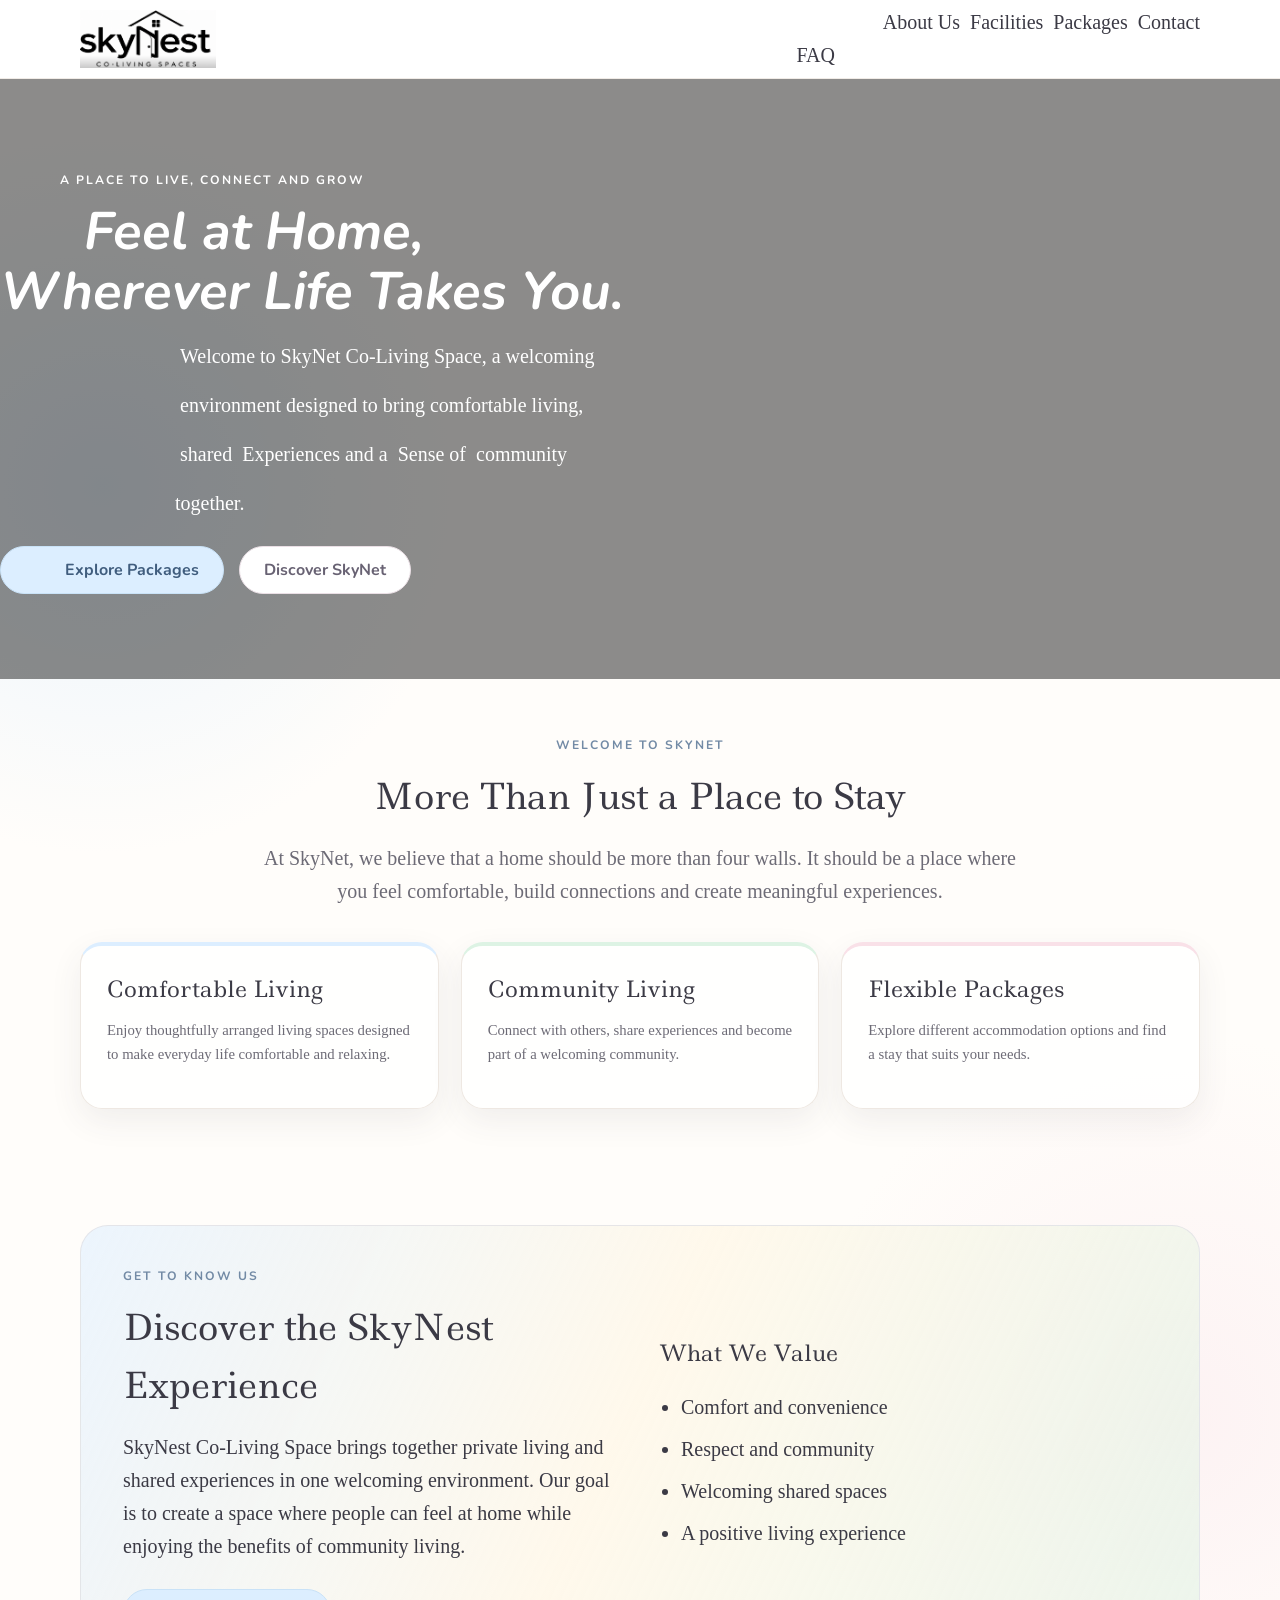
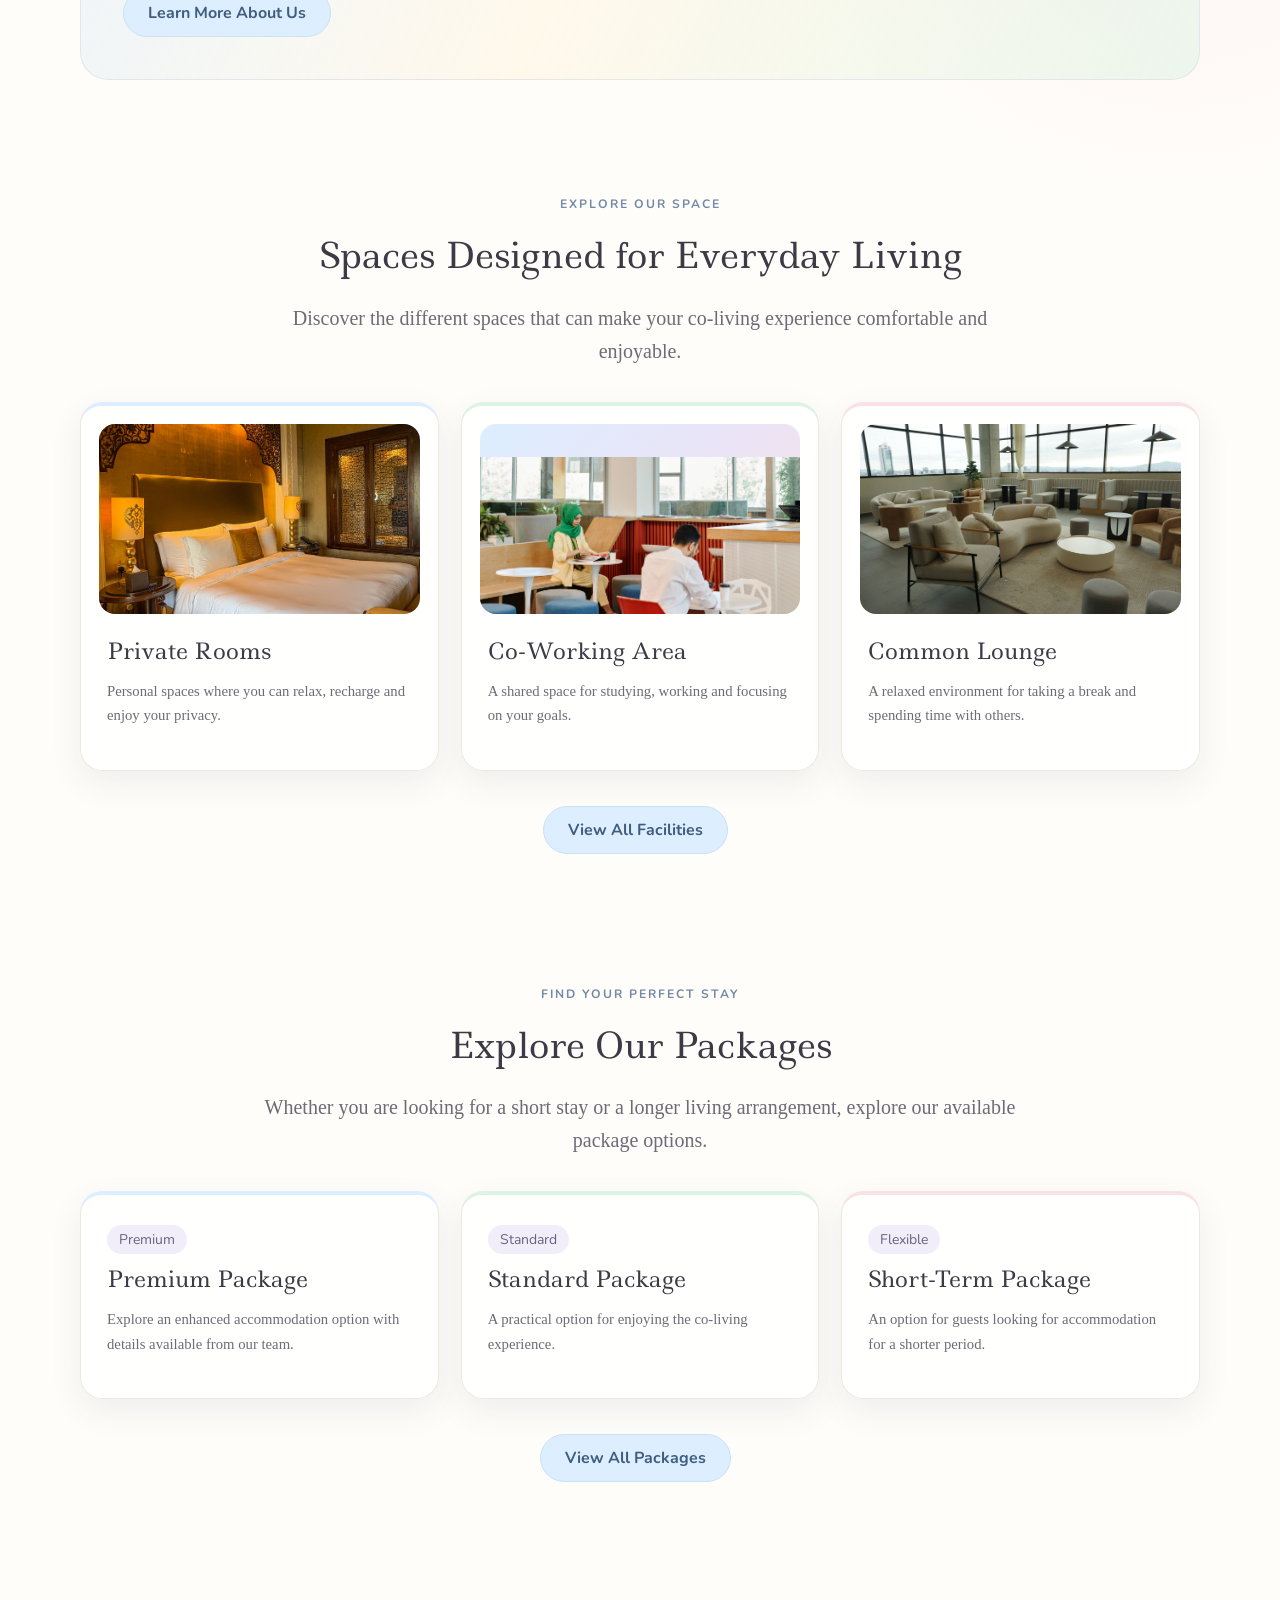
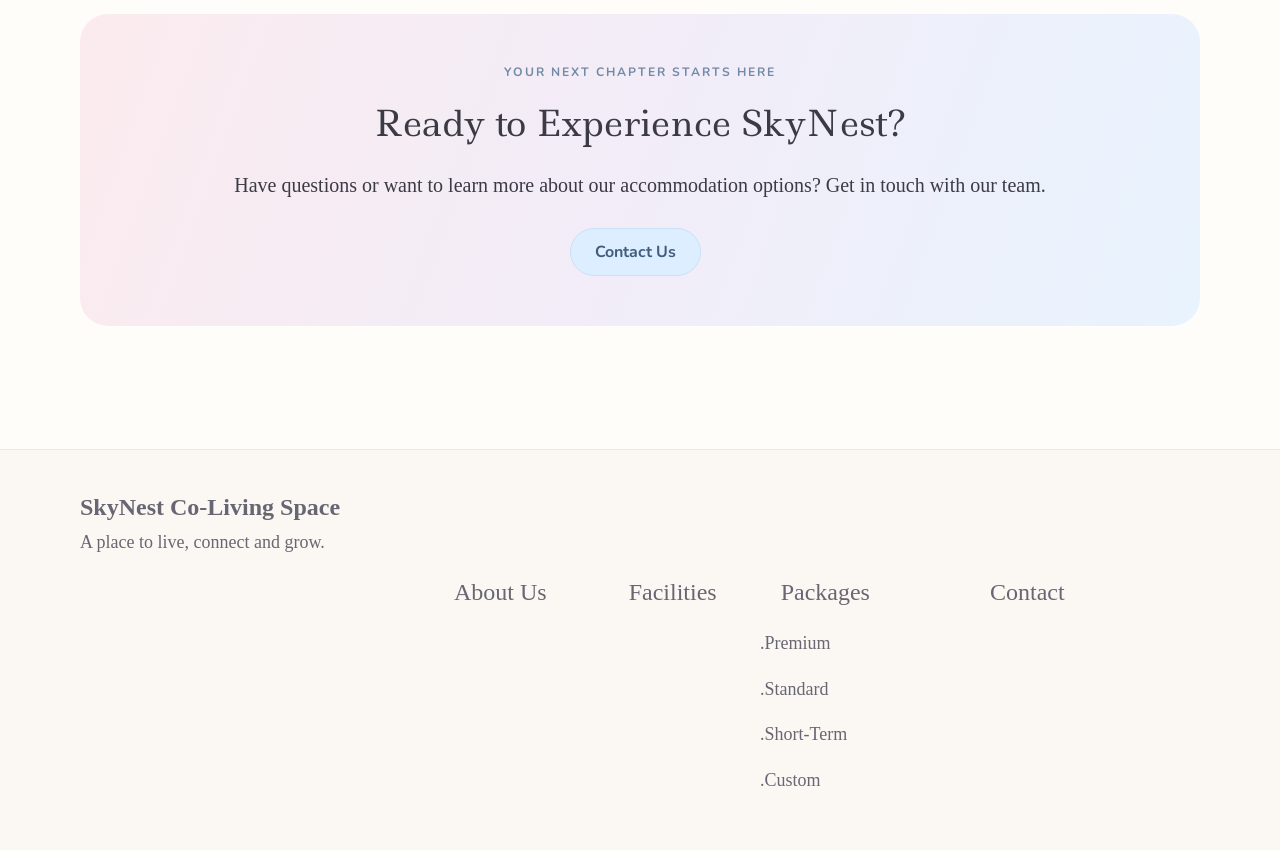
<file: Index.html>
﻿<!DOCTYPE html>
<html lang="en">
<head>
    <meta charset="UTF-8">
    <meta name="viewport" content="width=device-width, initial-scale=1.0">
    <title>SkyNet Co-Living Space | Home</title>
    <link rel="stylesheet" href="style.css">
    <style>
    .site-header {
        position: relative;
        z-index: 10;
        background: white;
    }

    .hero {
        position: relative;
        overflow: hidden;
        min-height: 600px;
        display: flex;
        align-items: center;
    }

    .hero-video-slideshow {
        position: absolute;
        inset: 0;
        z-index: 0;
        overflow: hidden;
    }

    .hero-video-slideshow::after {
        content: "";
        position: absolute;
        inset: 0;
        background: rgba(0, 0, 0, 0.45);
    }

    .slide-video {
        position: absolute;
        width: 100%;
        height: 100%;
        object-fit: cover;
        inset: 0;
        opacity: 0;
        transition: opacity 1.5s ease-in-out;
    }

    .video-visible {
        opacity: 1;
    }

    .video-hidden {
        opacity: 0;
    }

    .hero-inner {
        position: relative;
        z-index: 2;
        display: block;
        width: 100%;
    }

    .hero-inner > div:first-child {
        max-width: 650px;
        color: white;
    }

    .hero-inner h1,
    .hero-inner p,
    .hero-inner .eyebrow {
        color: white;
    }

    .hero-image {
        display: none;
    }
	.auto-style1 {
		border-width: 0px;
	}
	.auto-style2 {
		text-align: right;
	}
	.auto-style5 {
		font-size: large;
	}
	.auto-style6 {
		font-size: x-large;
	}
	.auto-style13 {
		margin-left: 680px;
	}
	</style>
</head>

<body>

    <!-- NAVIGATION BAR -->
    <header class="site-header">
        <div class="container nav-wrap">

            <a href="SkyNet%20Co-Living%20Spaces.html">
			<img alt="skynet logo" class="auto-style1" height="20%" src="Screenshot%20(47).png" width="20%"></a><nav class="auto-style2">
                <a href="about.html">About Us</a><span lang="en-gb"> </span>&nbsp;<a href="facilities.html">Facilities</a>
				<span lang="en-gb">&nbsp;</span><a href="packages.html">Packages</a><span lang="en-gb">
				</span>&nbsp;<a href="contact.html">Contact</a>
				<span lang="en-gb">&nbsp;</span><a href="faq.html">FAQ<span lang="en-gb">&nbsp;&nbsp;&nbsp;&nbsp;&nbsp;&nbsp;&nbsp;&nbsp;&nbsp;&nbsp;&nbsp;&nbsp;&nbsp;&nbsp;&nbsp;&nbsp;&nbsp;&nbsp;&nbsp;&nbsp;&nbsp;&nbsp;&nbsp;&nbsp;&nbsp;&nbsp;&nbsp;&nbsp;&nbsp;&nbsp;&nbsp;&nbsp;&nbsp;&nbsp;&nbsp;&nbsp;&nbsp;&nbsp;&nbsp;&nbsp;&nbsp;&nbsp;&nbsp;&nbsp;&nbsp;&nbsp;&nbsp;&nbsp;&nbsp;&nbsp;&nbsp;&nbsp;&nbsp;&nbsp;&nbsp;&nbsp;&nbsp;&nbsp;&nbsp;&nbsp;&nbsp;&nbsp;&nbsp;&nbsp;&nbsp;&nbsp;&nbsp;&nbsp;&nbsp;&nbsp;&nbsp;
				</span>&nbsp;</a></nav>

        </div>
    </header>


    <!-- HERO SECTION -->
   <main>

    <section class="hero">

        <!-- BACKGROUND VIDEO SLIDESHOW -->
        <div class="hero-video-slideshow">

            <video id="video1"
                   class="slide-video video-visible loop"
                   autoplay muted playsinline >
            </video>

            <video id="video2"
                   class="slide-video video-hidden"
                   muted playsinline style="left: 8px; top: -4px">
            </video>

        </div>

        <div class="container hero-inner">

            <div>
                <div class="eyebrow">
                    <span lang="en-gb">&nbsp;&nbsp;&nbsp;&nbsp;&nbsp;&nbsp;&nbsp;&nbsp;&nbsp;&nbsp;&nbsp;
					</span>A PLACE TO LIVE, CONNECT AND GROW
                </div>
				<h1>
                    <span lang="en-gb">&nbsp;&nbsp;&nbsp;&nbsp;&nbsp; </span>Feel at Home, Wherever Life Takes You.
                </h1>

                <p>
                    <span lang="en-gb">&nbsp;&nbsp;&nbsp;&nbsp;&nbsp;&nbsp;&nbsp;&nbsp;&nbsp;&nbsp;&nbsp;&nbsp;&nbsp;&nbsp;&nbsp;&nbsp;&nbsp;&nbsp;&nbsp;&nbsp;&nbsp;&nbsp;&nbsp;&nbsp;&nbsp;&nbsp;&nbsp;&nbsp;&nbsp;&nbsp;&nbsp;&nbsp;&nbsp;&nbsp;&nbsp;
					</span>Welcome to SkyNet Co-Living Space, a welcoming</p>
				<p>
                    <span lang="en-gb">&nbsp;&nbsp;&nbsp;&nbsp;&nbsp;&nbsp;&nbsp;&nbsp;&nbsp;&nbsp;&nbsp;&nbsp;&nbsp;&nbsp;&nbsp;&nbsp;&nbsp;&nbsp;&nbsp;&nbsp;&nbsp;&nbsp;&nbsp;&nbsp;&nbsp;&nbsp;&nbsp;&nbsp;&nbsp;&nbsp;&nbsp;&nbsp;&nbsp;&nbsp;
					</span>&nbsp;environment designed to bring comfortable living,
                </p>
				<p>
                    <span lang="en-gb">&nbsp;&nbsp;&nbsp;&nbsp;&nbsp;&nbsp;&nbsp;&nbsp;&nbsp;&nbsp;&nbsp;&nbsp;&nbsp;&nbsp;&nbsp;&nbsp;&nbsp;&nbsp;&nbsp;&nbsp;&nbsp;&nbsp;&nbsp;&nbsp;&nbsp;&nbsp;&nbsp;&nbsp;&nbsp;&nbsp;&nbsp;&nbsp;&nbsp;&nbsp;&nbsp;
					</span>shared <span lang="en-gb">&nbsp;Expe</span>riences and a
					<span lang="en-gb">&nbsp;S</span>ense of <span lang="en-gb">&nbsp;</span>community 
                </p>
				<p>
                    <span lang="en-gb">&nbsp;&nbsp;&nbsp;&nbsp;&nbsp;&nbsp;&nbsp;&nbsp;&nbsp;&nbsp;&nbsp;&nbsp;&nbsp;&nbsp;&nbsp;&nbsp;&nbsp;&nbsp;&nbsp;&nbsp;&nbsp;&nbsp;&nbsp;&nbsp;&nbsp;&nbsp;&nbsp;&nbsp;&nbsp;&nbsp;&nbsp;&nbsp;&nbsp;&nbsp;
					</span>together.
                </p>

                <a href="packages.html" class="btn">
                    <span lang="en-gb">&nbsp;&nbsp;&nbsp;&nbsp;&nbsp;&nbsp;&nbsp;&nbsp;&nbsp; 
				E</span>xplore Packages
                </a>

                <a href="about.html" class="btn secondary">
                    Discover SkyNet
                </a>
            </div>

        </div>

    </section>

        <!-- WELCOME SECTION -->
        <section class="section">
            <div class="container">

                <div class="section-heading">
                    <div class="eyebrow">WELCOME TO SKYNET</div>

                    <h2>More Than Just a Place to Stay</h2>

                    <p>
                        At SkyNet, we believe that a home should be more
                        than four walls. It should be a place where you
                        feel comfortable, build connections and create
                        meaningful experiences.
                    </p>
                </div>

                <div class="grid">

                    <article class="card">
                        <h3>Comfortable Living</h3>
                        <p>
                            Enjoy thoughtfully arranged living spaces
                            designed to make everyday life comfortable
                            and relaxing.
                        </p>
                    </article>

                    <article class="card">
                        <h3>Community Living</h3>
                        <p>
                            Connect with others, share experiences and
                            become part of a welcoming community.
                        </p>
                    </article>

                    <article class="card">
                        <h3>Flexible Packages</h3>
                        <p>
                            Explore different accommodation options
                            and find a stay that suits your needs.
                        </p>
                    </article>

                </div>
            </div>
        </section>


        <!-- ABOUT PREVIEW SECTION -->
        <section class="section">
            <div class="container soft-panel split">

                <div>
                    <div class="eyebrow">GET TO KNOW US</div>

                    <h2>Discover the SkyNe<span lang="en-gb">s</span>t Experience</h2>

                    <p>
                        SkyNe<span lang="en-gb">s</span>t Co-Living Space brings together private
                        living and shared experiences in one welcoming
                        environment. Our goal is to create a space where
                        people can feel at home while enjoying the
                        benefits of community living.
                    </p>

                    <a href="about.html" class="btn">
                        Learn More About Us
                    </a>
                </div>

                <div>
                    <h3>What We Value</h3>

                    <ul class="feature-list">
                        <li>Comfort and convenience</li>
                        <li>Respect and community</li>
                        <li>Welcoming shared spaces</li>
                        <li>A positive living experience</li>
                    </ul>
                </div>

            </div>
        </section>


        <!-- FACILITIES PREVIEW -->
        <section class="section">
            <div class="container">

                <div class="section-heading">
                    <div class="eyebrow">EXPLORE OUR SPACE</div>

                    <h2>Spaces Designed for Everyday Living</h2>

                    <p>
                        Discover the different spaces that can make
                        your co-living experience comfortable and enjoyable.
                    </p>
                </div>

                <div class="grid">

                    <article class="card">
                        <div class="card-image">
                            <img alt="privet room" height="200" src="pexels-chrislyn-dsouza-424969149-34496715.jpg" width="150">
                        </div>

                        <h3>Private Rooms</h3>

                        <p>
                            Personal spaces where you can relax,
                            recharge and enjoy your privacy.
                        </p>
                    </article>

                    <article class="card">
                        <div class="card-image">
                            &nbsp;<p>
							<img height="79" src="pexels-edmond-dantes-8067708.jpg" width="150"></p>
                        </div>

                        <h3>Co-Working Area</h3>

                        <p>
                            A shared space for studying, working
                            and focusing on your goals.
                        </p>
                    </article>

                    <article class="card">
                        <div class="card-image">
                            <img alt="comom lounge" height="94" src="pexels-sergio-j-avila-3793826-33944304.jpg" width="150">
                        </div>

                        <h3>Common Lounge</h3>

                        <p>
                            A relaxed environment for taking a break
                            and spending time with others.
                        </p>
                    </article>

                </div>

                <p style="text-align:center; margin-top:25px;">
                    <a href="facilities.html" class="btn">
                        View All Facilities
                    </a>
                </p>

            </div>
        </section>


        <!-- PACKAGES PREVIEW -->
        <section class="section">
            <div class="container">

                <div class="section-heading">
                    <div class="eyebrow">FIND YOUR PERFECT STAY</div>

                    <h2>Explore Our Packages</h2>

                    <p>
                        Whether you are looking for a short stay or
                        a longer living arrangement, explore our
                        available package options.
                    </p>
                </div>

                <div class="grid">

                    <article class="card">
                        <span class="tag">Premium</span>

                        <h3>Premium Package</h3>

                        <p>
                            Explore an enhanced accommodation option
                            with details available from our team.
                        </p>
                    </article>

                    <article class="card">
                        <span class="tag">Standard</span>

                        <h3>Standard Package</h3>

                        <p>
                            A practical option for enjoying the
                            co-living experience.
                        </p>
                    </article>

                    <article class="card">
                        <span class="tag">Flexible</span>

                        <h3>Short-Term Package</h3>

                        <p>
                            An option for guests looking for
                            accommodation for a shorter period.
                        </p>
                    </article>

                </div>

                <p style="text-align:center; margin-top:25px;">
                    <a href="packages.html" class="btn">
                        View All Packages
                    </a>
                </p>

            </div>
        </section>


        <!-- CONTACT CALL TO ACTION -->
        <section class="section">
            <div class="container">

                <div class="cta">

                    <div class="eyebrow">YOUR NEXT CHAPTER STARTS HERE</div>

                    <h2>Ready to Experience SkyNe<span lang="en-gb">s</span>t?</h2>

                    <p>
                        Have questions or want to learn more about
                        our accommodation options? Get in touch
                        with our team.
                    </p>

                    <a href="contact.html" class="btn">
                        Contact Us
                    </a>

                </div>

            </div>
        </section>

    </main>


    <!-- FOOTER -->
    <footer class="site-footer">

        <div class="container footer-inner">

            <div>
                <strong><span class="auto-style6">SkyNe</span><span class="auto-style6" lang="en-gb">s</span><span class="auto-style6">t Co-Living Space</span></strong>
                <p class="auto-style5">
                    A place to live, connect and grow.
                </p>
				<p><span lang="en-gb">&nbsp;&nbsp;&nbsp;&nbsp;&nbsp;&nbsp;&nbsp;&nbsp;&nbsp;&nbsp;&nbsp;&nbsp;&nbsp;&nbsp;&nbsp;&nbsp;&nbsp;&nbsp;&nbsp;&nbsp;&nbsp;&nbsp;&nbsp;&nbsp;&nbsp;&nbsp;&nbsp;&nbsp;&nbsp;&nbsp;&nbsp;&nbsp;&nbsp;&nbsp;&nbsp;&nbsp;&nbsp;&nbsp;&nbsp;&nbsp;&nbsp;&nbsp;&nbsp;&nbsp;&nbsp;&nbsp;&nbsp;&nbsp;&nbsp;&nbsp;&nbsp;&nbsp;&nbsp;&nbsp;&nbsp;&nbsp;&nbsp;&nbsp;&nbsp;&nbsp;&nbsp;&nbsp;&nbsp;&nbsp;&nbsp;&nbsp;&nbsp;
				<span class="auto-style6">&nbsp;&nbsp;&nbsp;&nbsp;&nbsp;&nbsp;&nbsp;&nbsp;&nbsp;&nbsp;&nbsp;&nbsp;&nbsp;&nbsp;&nbsp;&nbsp;
				</span></span><a href="about.html"><span class="auto-style6">About Us</span></a><span class="auto-style6" lang="en-gb">&nbsp;&nbsp;&nbsp;&nbsp;&nbsp;&nbsp;&nbsp;&nbsp;&nbsp;&nbsp;&nbsp;&nbsp;
				</span>&nbsp;<a href="facilities.html"><span class="auto-style6">Facilities</span></a>
				<span class="auto-style6" lang="en-gb">&nbsp;&nbsp;&nbsp;&nbsp;&nbsp;&nbsp;&nbsp;&nbsp;&nbsp;
				</span><a href="packages.html"><span class="auto-style6">Packages</span></a><span class="auto-style6" lang="en-gb">&nbsp;&nbsp;&nbsp;&nbsp;&nbsp;&nbsp;&nbsp;&nbsp;&nbsp;&nbsp;&nbsp;&nbsp;&nbsp;&nbsp;&nbsp;&nbsp;&nbsp;&nbsp;&nbsp;
				</span><a href="contact.html"><span class="auto-style6">Contact</span></a>
				<span lang="en-gb"><span class="auto-style6">&nbsp;&nbsp;&nbsp;&nbsp;
				</span>&nbsp;&nbsp;&nbsp;&nbsp;&nbsp;&nbsp;&nbsp;&nbsp;&nbsp;&nbsp;&nbsp;&nbsp;&nbsp;&nbsp;&nbsp;&nbsp;&nbsp;&nbsp;&nbsp;&nbsp;&nbsp;&nbsp;&nbsp;&nbsp;
				</span></p>
				<p class="auto-style13"><span class="auto-style5" lang="en-gb">
				.Premium</span></p>
				<p class="auto-style13"><span class="auto-style5" lang="en-gb">
				.Standard</span></p>
				<p class="auto-style13"><span class="auto-style5" lang="en-gb">
				.Short-Term</span></p>
				<p class="auto-style13"><span class="auto-style5" lang="en-gb">
				.Custom</span><br></p>
            </div>

        </div>

    </footer>
<script>

    const videos = [
        "hotel room.mp4",
        "pool view.mp4",
        "balcony view.mp4"
    ];

    let currentVideo = 0;

    let activeVideo = document.getElementById("video1");
    let nextVideo = document.getElementById("video2");

    activeVideo.src = videos[0];
    activeVideo.load();

    activeVideo.addEventListener("ended", playNextVideo);

    function playNextVideo() {

        currentVideo = (currentVideo + 1) % videos.length;

        nextVideo.src = videos[currentVideo];
        nextVideo.load();

        nextVideo.oncanplay = function () {

            nextVideo.play();

            nextVideo.classList.remove("video-hidden");
            nextVideo.classList.add("video-visible");

            activeVideo.classList.remove("video-visible");
            activeVideo.classList.add("video-hidden");

            activeVideo.pause();

            let temporary = activeVideo;
            activeVideo = nextVideo;
            nextVideo = temporary;

            activeVideo.onended = playNextVideo;
        };
    }

</script>

</body>
</html>
</body>
</html>
</file>
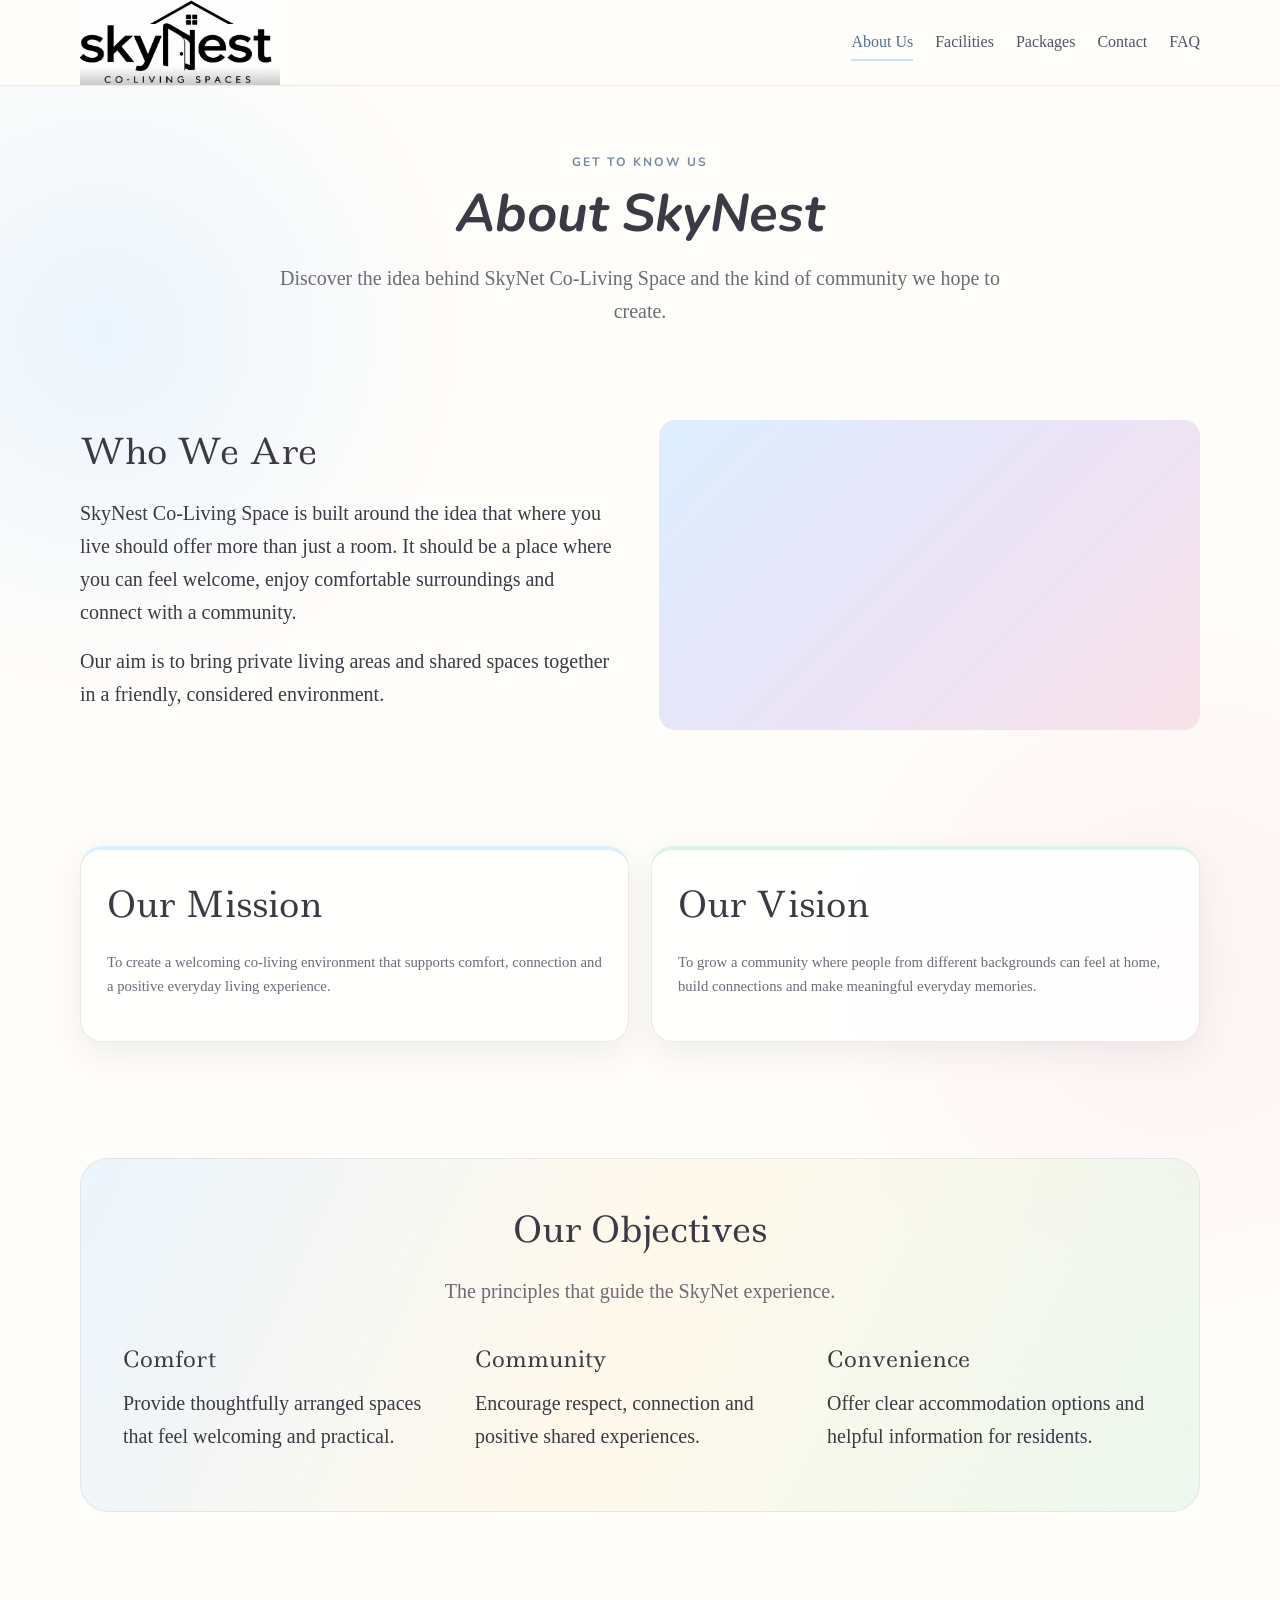
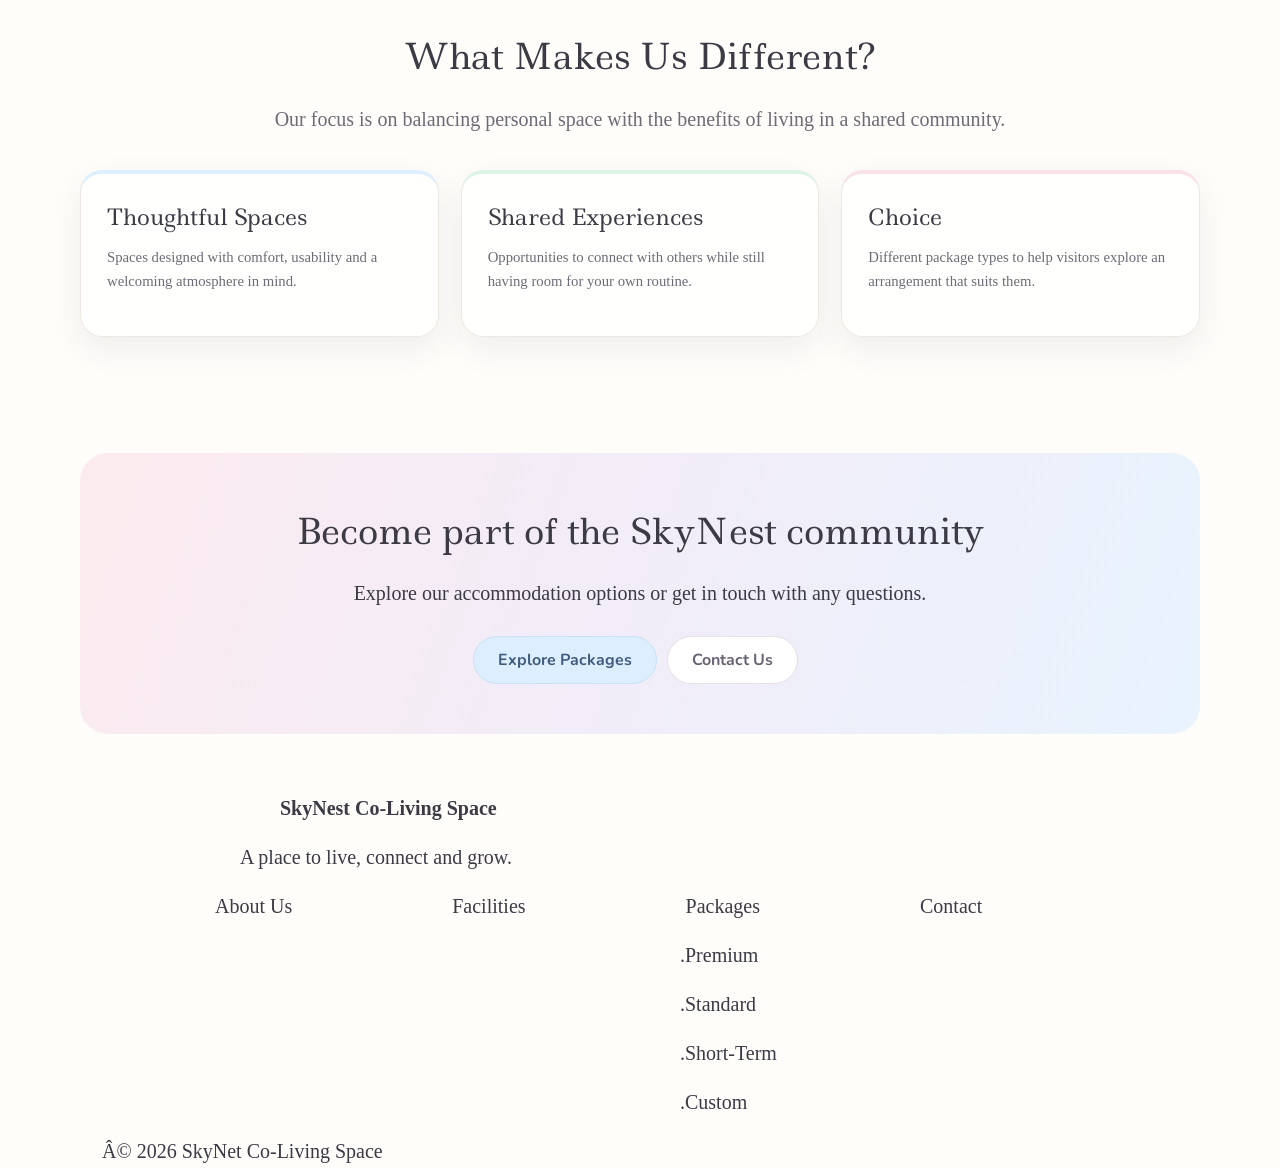
<file: about.html>
<!DOCTYPE html>
<html lang="en"><head><meta charset="UTF-8"><meta name="viewport" content="width=device-width, initial-scale=1.0"><title>About Us | SkyNet Co-Living Space</title><link rel="stylesheet" href="style.css">
<style type="text/css">
.auto-style1 {
	border-width: 0px;
}
.auto-style2 {
	margin-left: 40px;
}
.auto-style3 {
	text-align: left;
	margin-left: 200px;
}
.auto-style5 {
	margin-left: 120px;
}
.auto-style6 {
	margin-left: 160px;
}
.auto-style7 {
	text-align: left;
	margin-left: 40px;
}
.auto-style16 {
	margin-left: 520px;
}
</style>
</head><body>
<header class="site-header"><div class="container nav-wrap">
	<a href="Index.html">
	<img alt="logo" class="auto-style1" height="85" src="Screenshot%20(47).png" width="200"></a><nav class="nav-links">
		<a class="active" href="about.html">About Us</a><a href="facilities.html">Facilities</a><a href="packages.html">Packages</a><a href="contact.html">Contact</a><a href="faq.html">FAQ</a></nav></div></header>
<main><section class="page-intro"><div class="container"><div class="eyebrow">Get to know us</div><h1>About SkyNe<span lang="en-gb">s</span>t</h1><p>Discover the idea behind SkyNet Co-Living Space and the kind of community we hope to create.</p></div></section>

<section class="section">

    <div class="container split">

        <div>
            <h2>Who We Are</h2>

            <p>
            SkyNe<span lang="en-gb">s</span>t Co-Living Space is built around the idea that where you live should offer more than just a room. It should be a place where you can feel welcome, enjoy comfortable surroundings and connect with a community.
            </p>

            <p>
            Our aim is to bring private living areas and shared spaces together in a friendly, considered environment.
            </p>
        </div>

        <div class="card-image" style="height:310px;margin:0;overflow:hidden">

            <video autoplay muted loop playsinline 
            style="width:100%;height:310px;object-fit:cover;">

                <source src="Singapore.mp4" type="video/mp4">

            </video>

        </div>

    </div>

</section>
<section class="section"><div class="container grid two"><article class="card"><h2>Our Mission</h2><p>To create a welcoming co-living environment that supports comfort, connection and a positive everyday living experience.</p></article><article class="card"><h2>Our Vision</h2><p>To grow a community where people from different backgrounds can feel at home, build connections and make meaningful everyday memories.</p></article></div></section>
<section class="section"><div class="container soft-panel"><div class="section-heading"><h2>Our Objectives</h2><p>The principles that guide the SkyNet experience.</p></div><div class="grid"><article><h3>Comfort</h3><p>Provide thoughtfully arranged spaces that feel welcoming and practical.</p></article><article><h3>Community</h3><p>Encourage respect, connection and positive shared experiences.</p></article><article><h3>Convenience</h3><p>Offer clear accommodation options and helpful information for residents.</p></article></div></div></section>
<section class="section"><div class="container"><div class="section-heading"><h2>What Makes Us Different?</h2><p>Our focus is on balancing personal space with the benefits of living in a shared community.</p></div><div class="grid"><article class="card"><h3>Thoughtful Spaces</h3><p>Spaces designed with comfort, usability and a welcoming atmosphere in mind.</p></article><article class="card"><h3>Shared Experiences</h3><p>Opportunities to connect with others while still having room for your own routine.</p></article><article class="card"><h3>Choice</h3><p>Different package types to help visitors explore an arrangement that suits them.</p></article></div></div></section>
<section class="section"><div class="container cta"><h2>Become part of the SkyNe<span lang="en-gb">s</span>t community</h2><p>Explore our accommodation options or get in touch with any questions.</p><a class="btn" href="packages.html">Explore Packages</a><a class="btn secondary" href="contact.html">Contact Us</a></div>
</section>
</main>
<div class="auto-style2">
                <p class="auto-style7"><strong class="auto-style2">
				<span class="auto-style6"><span lang="en-gb">SkyNest </span>Co-Living Space</span></strong>
                </p>
                <p class="auto-style3">
                    A place to live, connect and grow.
                </p>
				<p><span lang="en-gb">&nbsp;&nbsp;&nbsp;</span><a href="about.html"><span class="auto-style6">About Us</span></a><a href="facilities.html"><span class="auto-style6">Facilities</span></a><a href="packages.html"><span class="auto-style6">Packages</span></a><a href="contact.html"><span class="auto-style6">Contact</span></a>
				<span lang="en-gb"><span class="auto-style6">&nbsp;&nbsp;&nbsp;&nbsp;
				</span>&nbsp;&nbsp;&nbsp;&nbsp;&nbsp;&nbsp;&nbsp;&nbsp;&nbsp;&nbsp;</span></p>
				<p class="auto-style16"><span class="auto-style5" lang="en-gb">
				.Premium</span></p>
				<p class="auto-style16"><span class="auto-style5" lang="en-gb">
				.Standard</span></p>
				<p class="auto-style16"><span class="auto-style5" lang="en-gb">
				.Short-Term</span></p>
				<p class="auto-style16"><span class="auto-style5" lang="en-gb">
				.Custom</span><br></p>
            </div>

        </div>

<footer class="auto-style2"><div class="container footer-inner"><span>Â© 2026 SkyNet Co-Living Space</span><div class="footer-links"></div></div></footer></body></html>
</file>
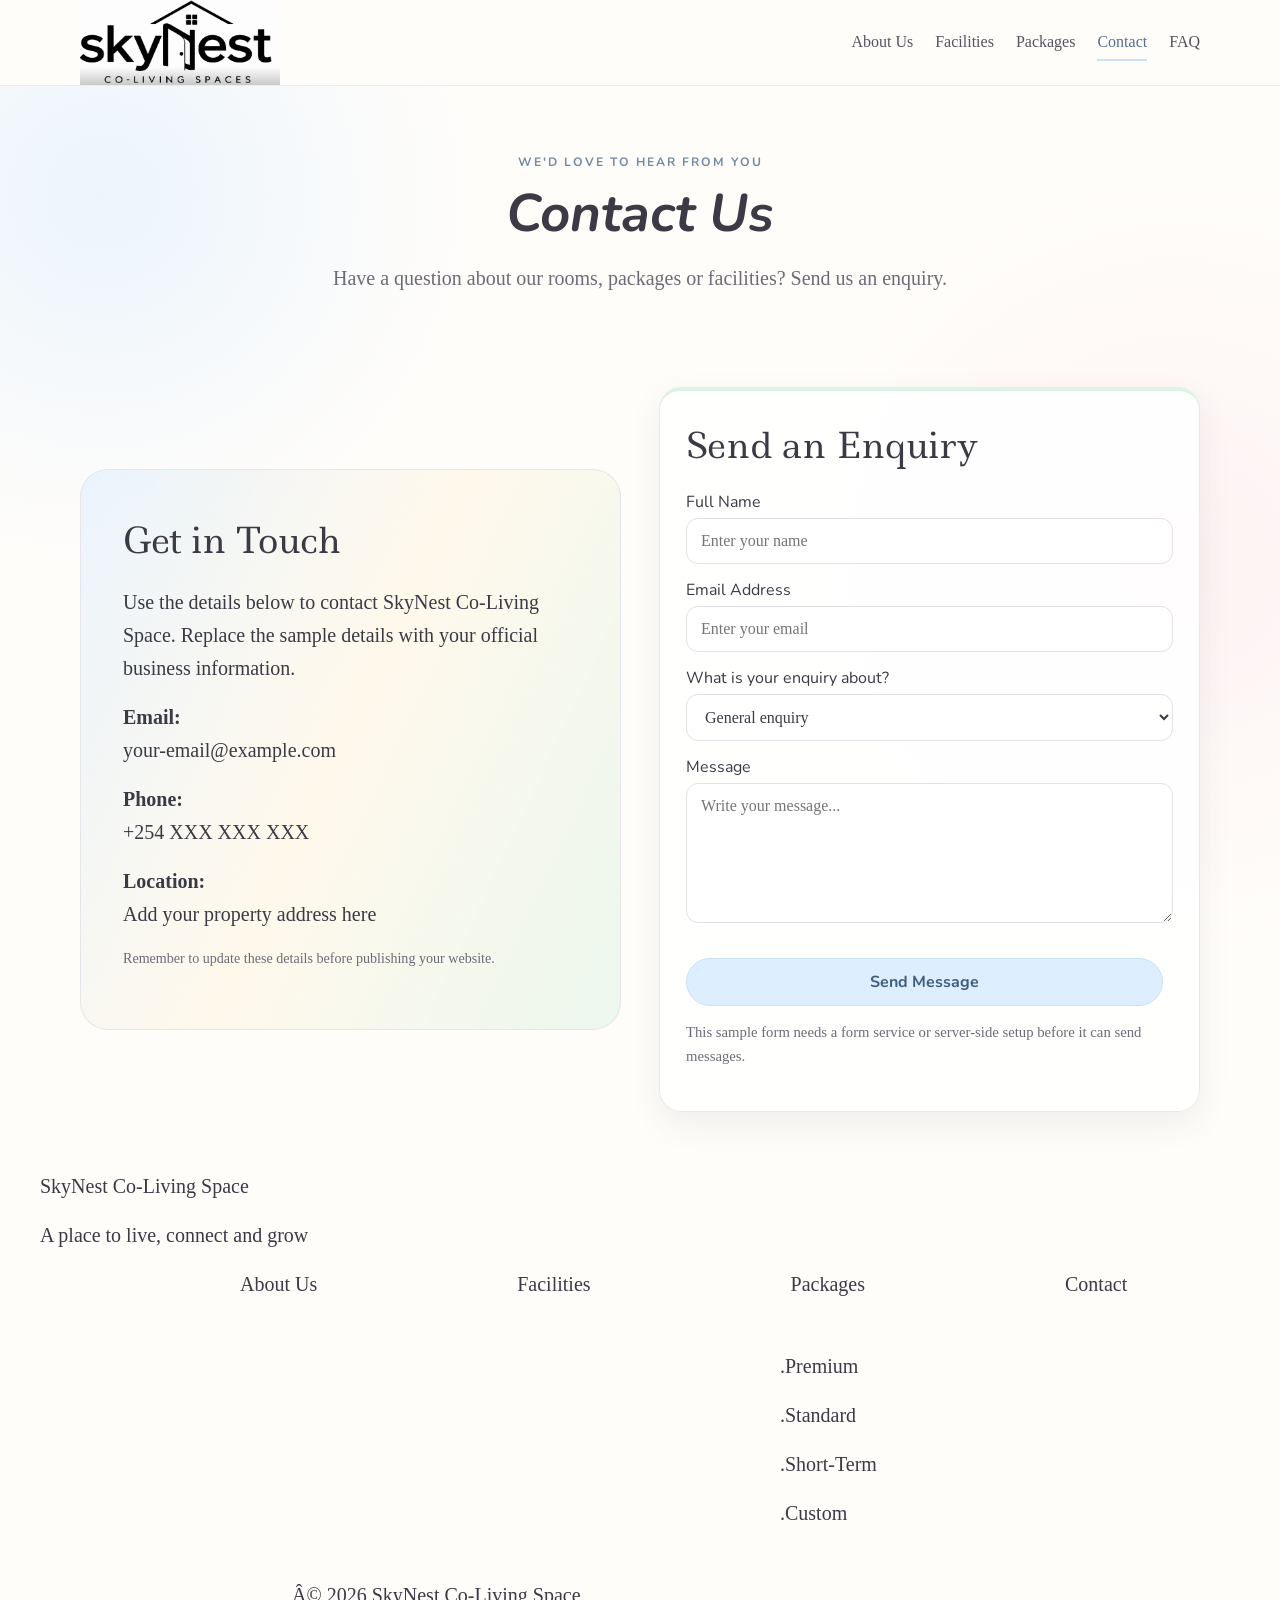
<file: contact.html>
<!DOCTYPE html>
<html lang="en"><head><meta charset="UTF-8"><meta name="viewport" content="width=device-width, initial-scale=1.0"><title>Contact | SkyNet Co-Living Space</title><link rel="stylesheet" href="style.css">
<style type="text/css">
.auto-style1 {
	border-width: 0px;
}
.auto-style5 {
	margin-left: 160px;
}
.auto-style6 {
	margin-left: 200px;
}
.auto-style7 {
	margin-left: 240px;
}
.auto-style8 {
	margin-left: 40px;
}
</style>
</head><body>
<header class="site-header"><div class="container nav-wrap">
	<a href="Index.html">
	<img alt="logo" class="auto-style1" height="85" src="Screenshot%20(47).png" width="200"></a><nav class="nav-links">
		<a href="about.html">About Us</a><a href="facilities.html">Facilities</a><a href="packages.html">Packages</a><a class="active" href="contact.html">Contact</a><a href="faq.html">FAQ</a></nav></div></header>
<main><section class="page-intro"><div class="container"><div class="eyebrow">We'd love to hear from you</div><h1>Contact Us</h1><p>Have a question about our rooms, packages or facilities? Send us an enquiry.</p></div></section>
<section class="section"><div class="container split"><div class="soft-panel"><h2>Get in Touch</h2><p>Use the details below to contact SkyNe<span lang="en-gb">s</span>t Co-Living Space. Replace the sample details with your official business information.</p><p><strong>Email:</strong><br>your-email@example.com</p><p><strong>Phone:</strong><br>+254 XXX XXX XXX</p><p><strong>Location:</strong><br>Add your property address here</p><p class="small">Remember to update these details before publishing your website.</p></div><div class="card"><h2>Send an Enquiry</h2><form action="#" method="post"><div><label for="name">Full Name</label><input id="name" name="name" type="text" placeholder="Enter your name" required></div><div><label for="email">Email Address</label><input id="email" name="email" type="email" placeholder="Enter your email" required></div><div><label for="subject">What is your enquiry about?</label><select id="subject" name="subject"><option>General enquiry</option><option>Room availability</option><option>Packages and pricing</option><option>Facilities</option></select></div><div><label for="message">Message</label><textarea id="message" name="message" placeholder="Write your message..." required></textarea></div><button class="btn" type="submit">Send Message</button></form><p class="small" style="margin-top:14px">This sample form needs a form service or server-side setup before it can send messages.</p>
	</div></div></section></main>
	<p class="auto-style8">SkyNest </span>Co-Living Space</span></strong>
                </p>
<p class="auto-style8">A place to live, connect and grow</p>
<p class="auto-style8"><a href="about.html"><span class="auto-style6">About Us</span></a><a href="facilities.html"><span class="auto-style6">Facilities</span></a><a href="packages.html"><span class="auto-style6">Packages</span></a><a href="contact.html"><span class="auto-style6">Contact</span></a>
				<span lang="en-gb"><span class="auto-style6">&nbsp;&nbsp;&nbsp;&nbsp;
				</span>&nbsp;&nbsp;&nbsp;&nbsp;&nbsp;&nbsp;&nbsp;&nbsp;&nbsp;&nbsp;</span></p>
				<p class="auto-style7"><span class="auto-style5" lang="en-gb">
				&nbsp;&nbsp;&nbsp;&nbsp;&nbsp;&nbsp;&nbsp;&nbsp;&nbsp;&nbsp;&nbsp;&nbsp;&nbsp;&nbsp;&nbsp;&nbsp;&nbsp;&nbsp;&nbsp;&nbsp;&nbsp;&nbsp;&nbsp;&nbsp;&nbsp;&nbsp;&nbsp;&nbsp;&nbsp;&nbsp;&nbsp;&nbsp;&nbsp;&nbsp;&nbsp;&nbsp;&nbsp;&nbsp;&nbsp;&nbsp;&nbsp;&nbsp;&nbsp;&nbsp;&nbsp;&nbsp;&nbsp;&nbsp;&nbsp;&nbsp;&nbsp;&nbsp;&nbsp;&nbsp;&nbsp;&nbsp;&nbsp;&nbsp;&nbsp;&nbsp;&nbsp;&nbsp;&nbsp;&nbsp;&nbsp;&nbsp;&nbsp;&nbsp;&nbsp;&nbsp;&nbsp;&nbsp;&nbsp;&nbsp;&nbsp;
				.Premium</span></p>
				<p class="auto-style7"><span class="auto-style5" lang="en-gb">
				&nbsp;&nbsp;&nbsp;&nbsp;&nbsp;&nbsp;&nbsp;&nbsp;&nbsp;&nbsp;&nbsp;&nbsp;&nbsp;&nbsp;&nbsp;&nbsp;&nbsp;&nbsp;&nbsp;&nbsp;&nbsp;&nbsp;&nbsp;&nbsp;&nbsp;&nbsp;&nbsp;&nbsp;&nbsp;&nbsp;&nbsp;&nbsp;&nbsp;&nbsp;&nbsp;&nbsp;&nbsp;&nbsp;&nbsp;&nbsp;&nbsp;&nbsp;&nbsp;&nbsp;&nbsp;&nbsp;&nbsp;&nbsp;&nbsp;&nbsp;&nbsp;&nbsp;&nbsp;&nbsp;&nbsp;&nbsp;&nbsp;&nbsp;&nbsp;&nbsp;&nbsp;&nbsp;&nbsp;&nbsp;&nbsp;&nbsp;&nbsp;&nbsp;&nbsp;&nbsp;&nbsp;&nbsp;&nbsp;&nbsp;&nbsp;
				.Standard</span></p>
				<p class="auto-style7"><span class="auto-style5" lang="en-gb">
				&nbsp;&nbsp;&nbsp;&nbsp;&nbsp;&nbsp;&nbsp;&nbsp;&nbsp;&nbsp;&nbsp;&nbsp;&nbsp;&nbsp;&nbsp;&nbsp;&nbsp;&nbsp;&nbsp;&nbsp;&nbsp;&nbsp;&nbsp;&nbsp;&nbsp;&nbsp;&nbsp;&nbsp;&nbsp;&nbsp;&nbsp;&nbsp;&nbsp;&nbsp;&nbsp;&nbsp;&nbsp;&nbsp;&nbsp;&nbsp;&nbsp;&nbsp;&nbsp;&nbsp;&nbsp;&nbsp;&nbsp;&nbsp;&nbsp;&nbsp;&nbsp;&nbsp;&nbsp;&nbsp;&nbsp;&nbsp;&nbsp;&nbsp;&nbsp;&nbsp;&nbsp;&nbsp;&nbsp;&nbsp;&nbsp;&nbsp;&nbsp;&nbsp;&nbsp;&nbsp;&nbsp;&nbsp;&nbsp;&nbsp;&nbsp;
				.Short-Term</span></p>
				<p class="auto-style7"><span class="auto-style5" lang="en-gb">
				&nbsp;&nbsp;&nbsp;&nbsp;&nbsp;&nbsp;&nbsp;&nbsp;&nbsp;&nbsp;&nbsp;&nbsp;&nbsp;&nbsp;&nbsp;&nbsp;&nbsp;&nbsp;&nbsp;&nbsp;&nbsp;&nbsp;&nbsp;&nbsp;&nbsp;&nbsp;&nbsp;&nbsp;&nbsp;&nbsp;&nbsp;&nbsp;&nbsp;&nbsp;&nbsp;&nbsp;&nbsp;&nbsp;&nbsp;&nbsp;&nbsp;&nbsp;&nbsp;&nbsp;&nbsp;&nbsp;&nbsp;&nbsp;&nbsp;&nbsp;&nbsp;&nbsp;&nbsp;&nbsp;&nbsp;&nbsp;&nbsp;&nbsp;&nbsp;&nbsp;&nbsp;&nbsp;&nbsp;&nbsp;&nbsp;&nbsp;&nbsp;&nbsp;&nbsp;&nbsp;&nbsp;&nbsp;&nbsp;&nbsp;&nbsp;
				.Custom
<footer class="auto-style7"><div class="container footer-inner"><span><br>Â© 2026 SkyNe<span lang="en-gb">s</span>t Co-Living Space<br></span></div></footer></body></html>
</file>
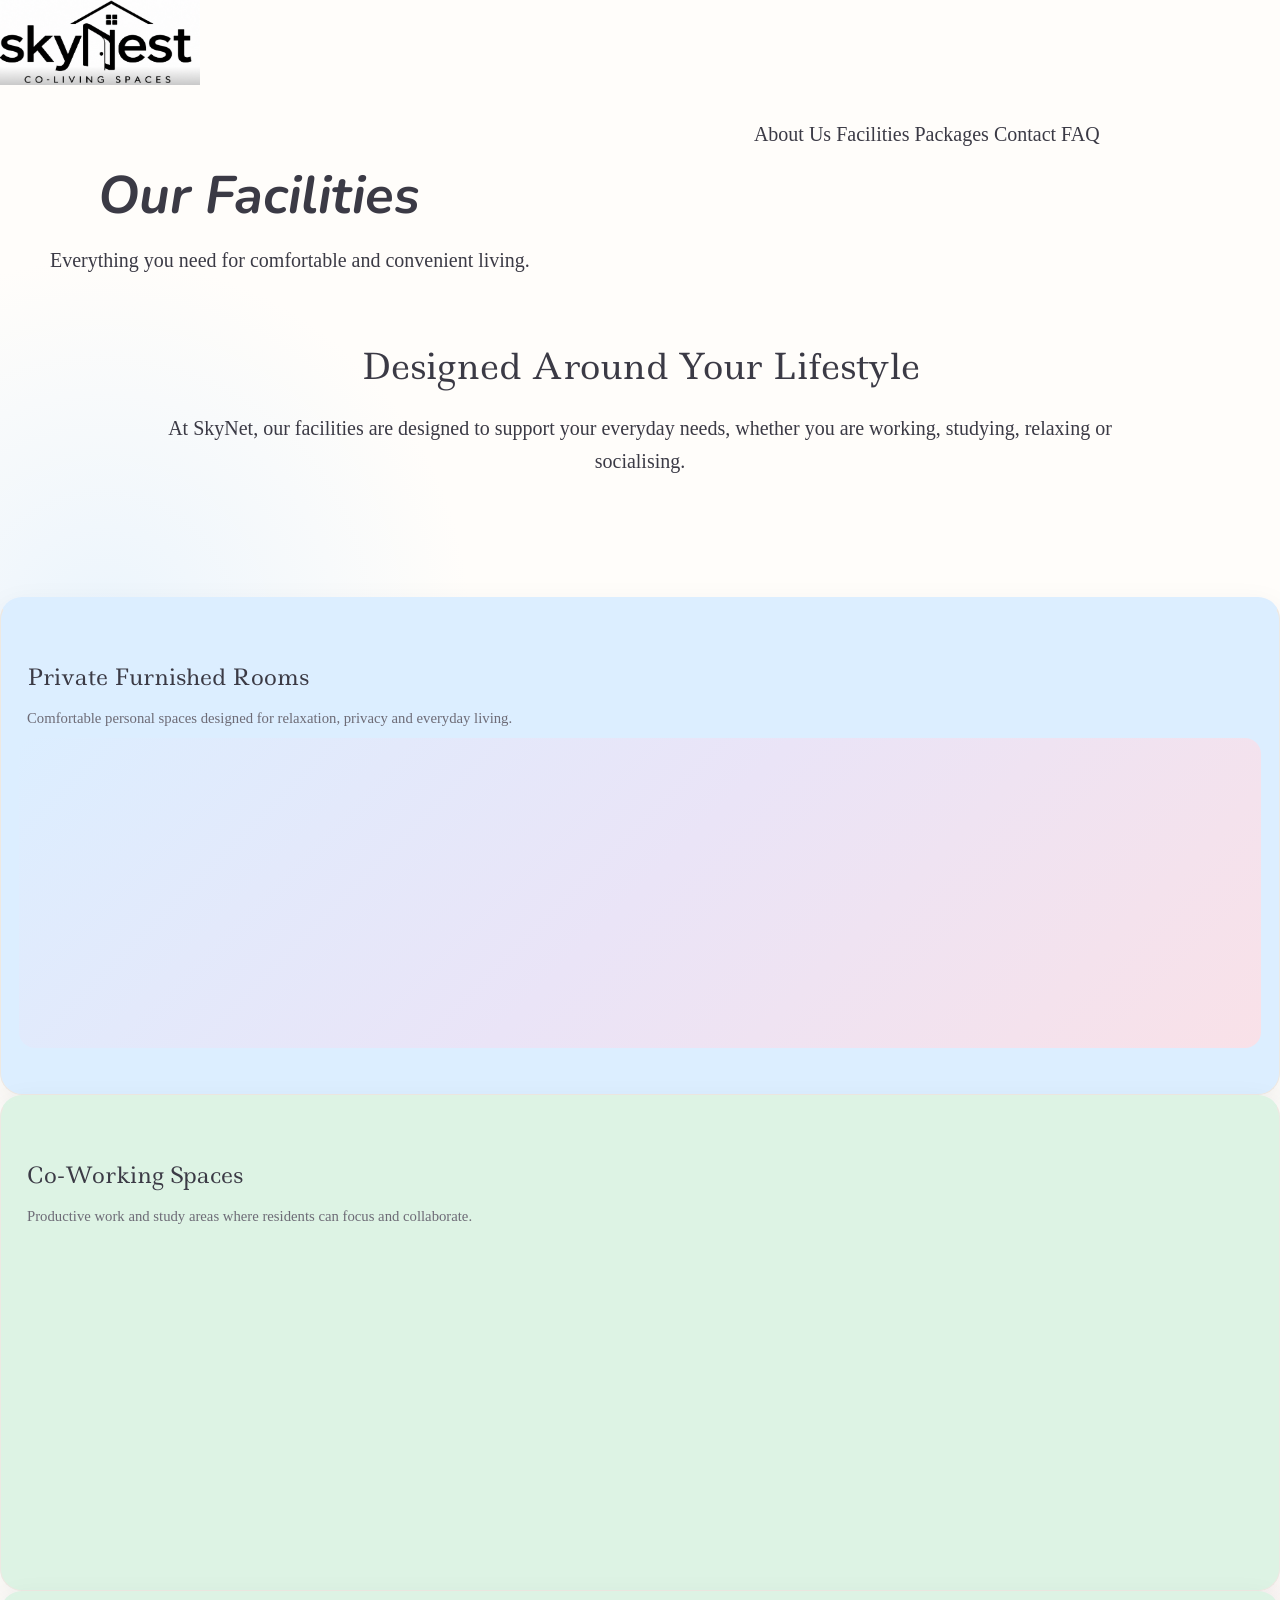
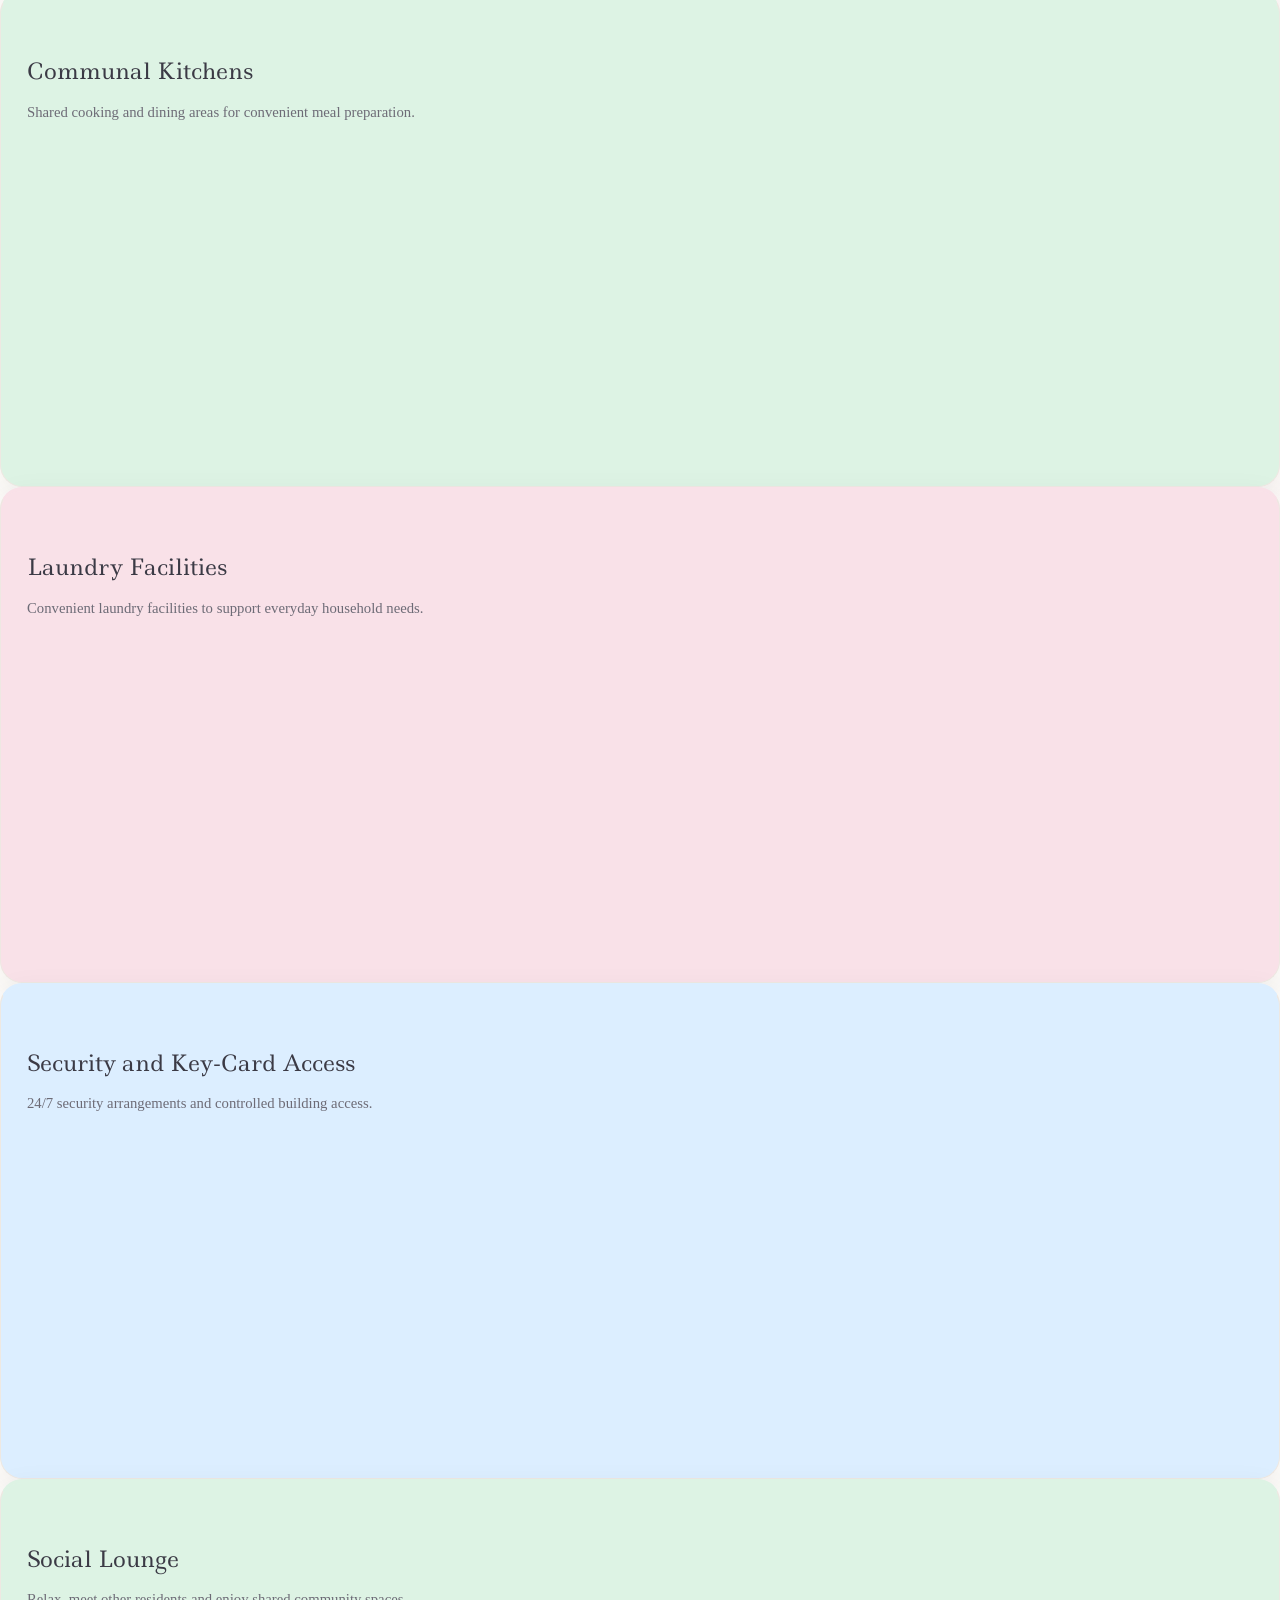
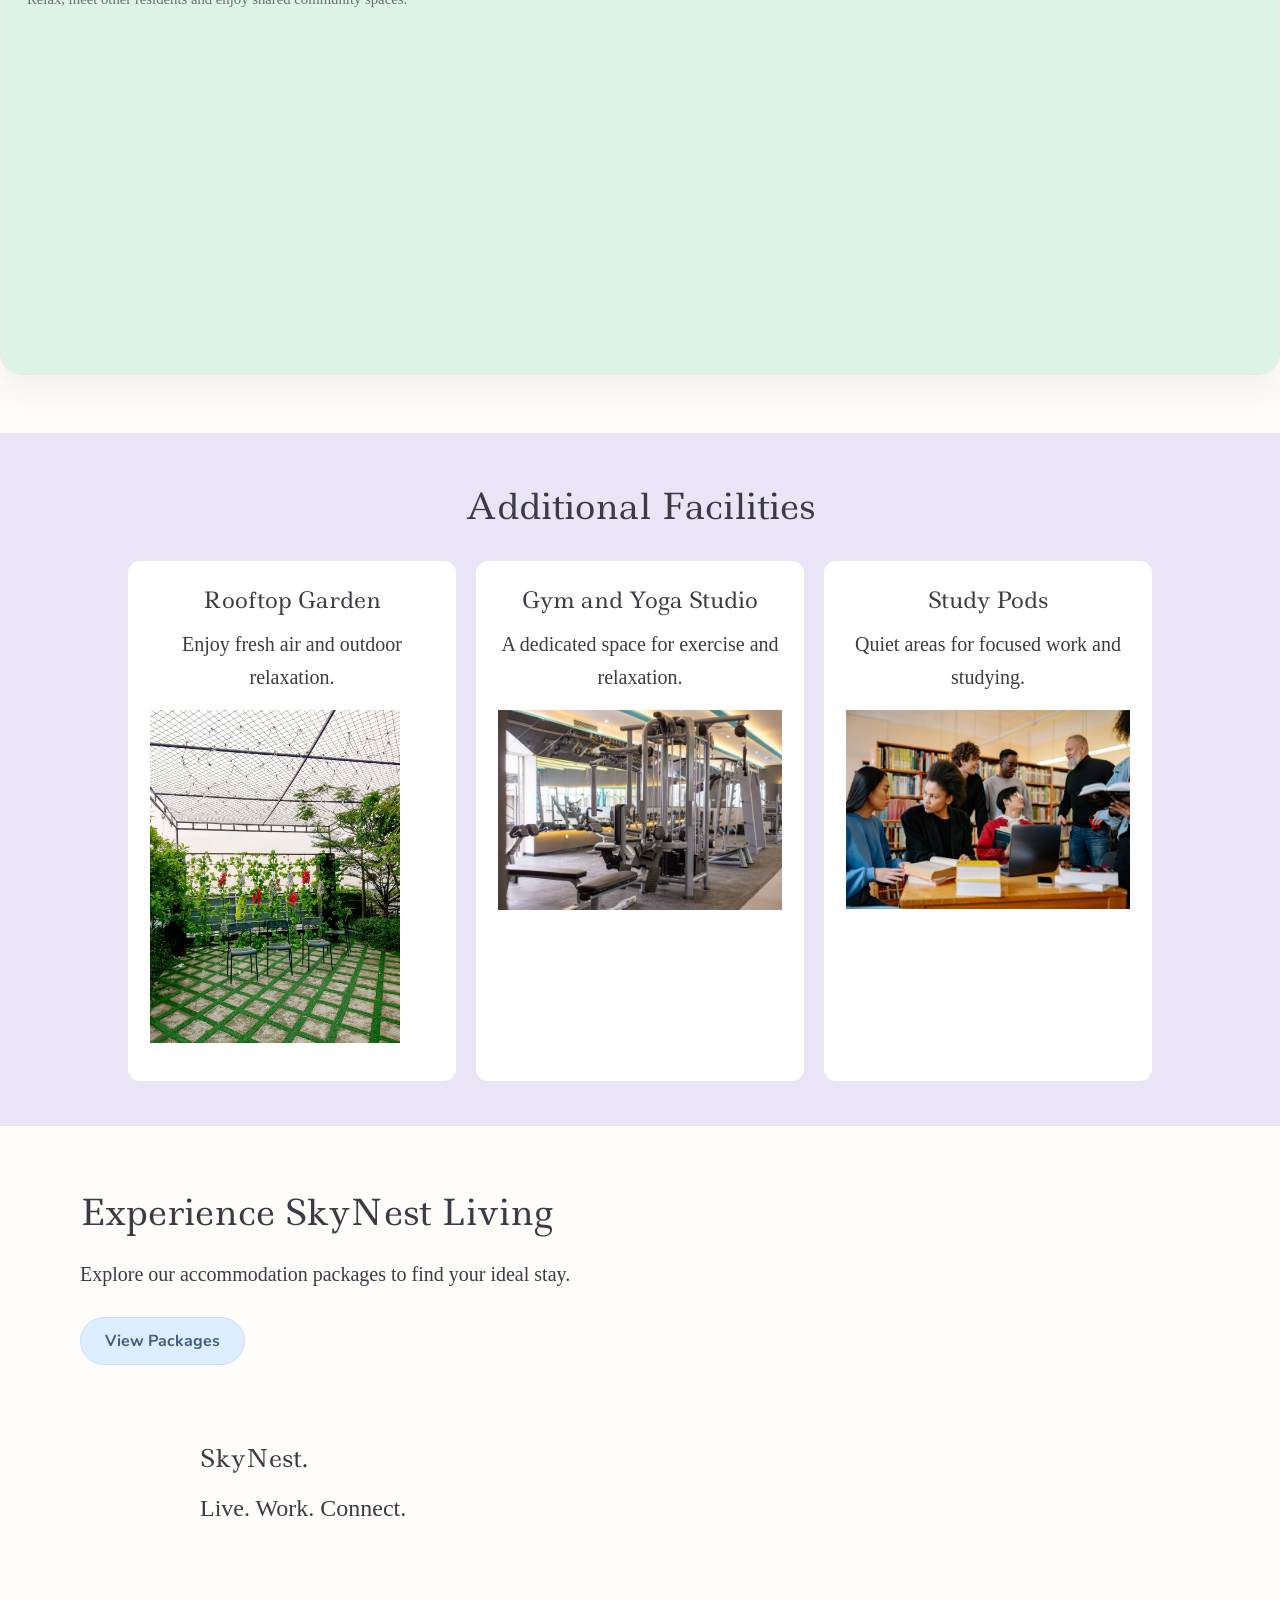
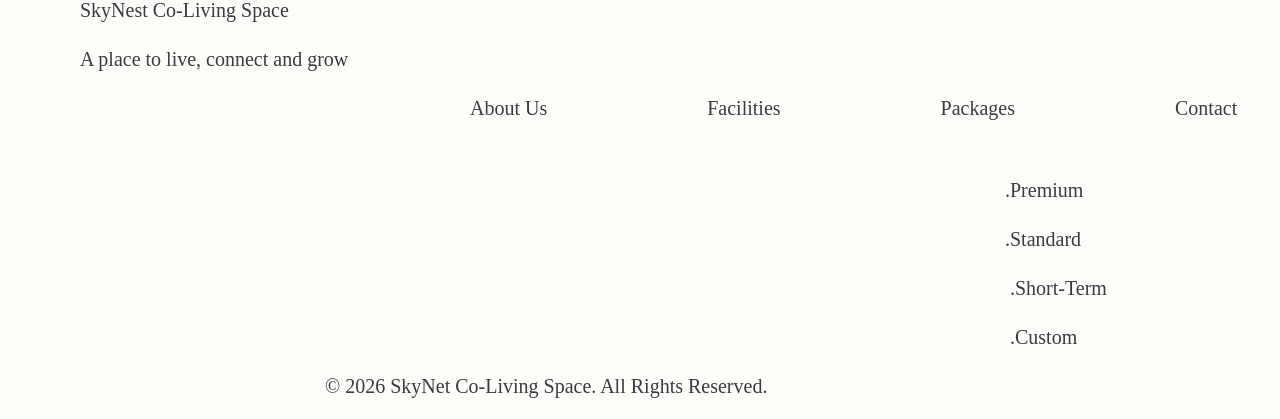
<file: facilities.html>
﻿<!DOCTYPE html>
<html lang="en">
<head>
<meta content="en-gb" http-equiv="Content-Language">
<meta charset="UTF-8">
<meta name="viewport" content="width=device-width, initial-scale=1.0">
<title>Facilities | SkyNet</title>

<link href="https://fonts.googleapis.com/css2?family=Nunito:ital,wght@1,700&family=Ledger&display=swap" rel="stylesheet">
<link rel="stylesheet" href="style.css">

<style>
.facility-intro {
    text-align: center;
    padding: 45px 10%;
}

.facility-card:nth-child(3n+1) {
    background: var(--blue);
}

.facility-card:nth-child(3n+2) {
    background: var(--mint);
}

.facility-card:nth-child(3n) {
    background: var(--pink);
}

.facility-card .card-content {
    min-height: 180px;
}

.extra-facilities {
    background: var(--lavender);
    padding: 45px 10%;
    text-align: center;
}

.extra-list {
    display: grid;
    grid-template-columns: repeat(3,1fr);
    gap: 20px;
    margin-top: 25px;
}

.extra-item {
    background: white;
    border-radius: 12px;
    padding: 22px;
}

@media(max-width:768px) {
    .extra-list {
        grid-template-columns: 1fr;
    }
}
.auto-style1 {
	border-width: 0px;
}
.auto-style2 {
	margin-left: 80px;
}
.auto-style3 {
	margin-left: 200px;
	font-size: x-large;
}
.auto-style4 {
	font-size: x-large;
}
.auto-style5 {
	margin-left: 120px;
}
.auto-style6 {
	margin-left: 160px;
}
.auto-style7 {
	margin-left: 200px;
}
.auto-style8 {
	margin-left: 40px;
}
</style>
</head>

<body>

<header class="navbar">
    <div class="logo"><a href="Index.html">
		<img alt="logo" class="auto-style1" height="85" src="Screenshot%20(47).png" width="200"></a><span lang="en-gb">&nbsp;&nbsp;&nbsp;&nbsp;&nbsp;&nbsp;&nbsp;&nbsp;&nbsp;&nbsp;&nbsp;&nbsp;&nbsp;&nbsp;&nbsp;&nbsp;&nbsp;&nbsp;&nbsp;&nbsp;&nbsp;&nbsp;&nbsp;&nbsp;&nbsp;&nbsp;&nbsp;&nbsp;&nbsp;&nbsp;&nbsp;&nbsp;&nbsp;&nbsp;&nbsp;&nbsp;&nbsp;&nbsp;&nbsp;&nbsp;&nbsp;&nbsp;&nbsp;&nbsp;&nbsp;&nbsp;&nbsp;&nbsp;&nbsp;&nbsp;&nbsp;&nbsp;&nbsp;&nbsp;&nbsp;&nbsp;&nbsp;&nbsp;&nbsp;&nbsp;&nbsp;&nbsp;&nbsp;&nbsp;&nbsp;&nbsp;&nbsp;&nbsp;&nbsp;&nbsp;&nbsp;&nbsp;&nbsp;&nbsp;&nbsp;&nbsp;&nbsp;&nbsp;&nbsp;&nbsp;&nbsp;&nbsp;&nbsp;&nbsp;&nbsp;&nbsp;&nbsp;&nbsp;&nbsp;&nbsp;&nbsp;&nbsp;&nbsp;&nbsp;&nbsp;&nbsp;&nbsp;&nbsp;&nbsp;&nbsp;&nbsp;&nbsp;&nbsp;&nbsp;&nbsp;&nbsp;&nbsp;&nbsp;&nbsp;&nbsp;&nbsp;&nbsp;&nbsp;&nbsp;&nbsp;&nbsp;&nbsp;&nbsp;&nbsp;&nbsp;&nbsp;
		</span></div>
	<nav>
        <p><span lang="en-gb">&nbsp;&nbsp;&nbsp;&nbsp;&nbsp;&nbsp;&nbsp;&nbsp;&nbsp;&nbsp;&nbsp;&nbsp;&nbsp;&nbsp;&nbsp;&nbsp;&nbsp;&nbsp;&nbsp;&nbsp;&nbsp;&nbsp;&nbsp;&nbsp;&nbsp;&nbsp;&nbsp;&nbsp;&nbsp;&nbsp;&nbsp;&nbsp;&nbsp;&nbsp;&nbsp;&nbsp;&nbsp;&nbsp;&nbsp;&nbsp;&nbsp;&nbsp;&nbsp;&nbsp;&nbsp;&nbsp;&nbsp;&nbsp;&nbsp;&nbsp;&nbsp;&nbsp;&nbsp;&nbsp;&nbsp;&nbsp;&nbsp;&nbsp;&nbsp;&nbsp;&nbsp;&nbsp;&nbsp;&nbsp;&nbsp;&nbsp;&nbsp;&nbsp;&nbsp;&nbsp;&nbsp;&nbsp;&nbsp;&nbsp;&nbsp;&nbsp;&nbsp;&nbsp;&nbsp;&nbsp;&nbsp;&nbsp;&nbsp;&nbsp;&nbsp;&nbsp;&nbsp;&nbsp;&nbsp;&nbsp;&nbsp;&nbsp;&nbsp;&nbsp;&nbsp;&nbsp;&nbsp;&nbsp;&nbsp;&nbsp;&nbsp;&nbsp;&nbsp;&nbsp;&nbsp;&nbsp;&nbsp;&nbsp;&nbsp;&nbsp;&nbsp;&nbsp;&nbsp;&nbsp;&nbsp;&nbsp;&nbsp;&nbsp;&nbsp;&nbsp;&nbsp;&nbsp;&nbsp;&nbsp;&nbsp;&nbsp;&nbsp;&nbsp;&nbsp;&nbsp;&nbsp;&nbsp;&nbsp;&nbsp;&nbsp;&nbsp;&nbsp;&nbsp;&nbsp;&nbsp;&nbsp;&nbsp;&nbsp;&nbsp;&nbsp;&nbsp;&nbsp;&nbsp;&nbsp;&nbsp;
		<a href="about.html">About Us</a> <a class="active" href="facilities.html">Facilities</a> <a href="packages.html">Packages</a> <a href="contact.html">Contact</a> <a href="faq.html">FAQ</a></span></p>
    </nav>
</header>

<section class="page-header">
    <h1><span lang="en-gb">&nbsp;&nbsp;&nbsp;&nbsp;&nbsp;&nbsp; </span>Our Facilities</h1>
    <p><span lang="en-gb">&nbsp;&nbsp;&nbsp;&nbsp;&nbsp;&nbsp;&nbsp;&nbsp;&nbsp; </span>Everything you need for comfortable and convenient living.</p>
</section>

<section class="facility-intro">
    <h2>Designed Around Your Lifestyle</h2>
    <p>
    At SkyNet, our facilities are designed to support
    your everyday needs, whether you are working,
    studying, relaxing or socialising.
    </p>
</section>

<section class="section">

    <div class="card-grid">

        <div class="card facility-card">
            &nbsp;<div class="card-content">
                <h3>Private Furnished Rooms</h3>
                <p>
                Comfortable personal spaces designed
                for relaxation, privacy and everyday living.
                </p> <div class="card-image" style="height:310px;overflow :hidden">

            <video autoplay muted loop playsinline 
            style="width:100%;height:310px;object-fit:cover;">

                <source src="privet room.mp4" type="video/mp4">

            </video>

        </div>

            </div>
        </div>

        <div class="card facility-card">
            &nbsp;<div class="card-content">
                <h3>Co-Working Spaces</h3>
                <p>
                Productive work and study areas
                where residents can focus and collaborate.
                </p>  <video autoplay muted loop playsinline 
            style="width:100%;height:310px;object-fit:cover;">

                <source src="working area.mp4" type="video/mp4">

            </video>

        </div>

            </div>
        </div>

        <div class="card facility-card">
            &nbsp;<div class="card-content">
                <h3>Communal Kitchens</h3>
                <p>
                Shared cooking and dining areas
                for convenient meal preparation.
                </p>   <video autoplay muted loop playsinline 
            style="width:100%;height:310px;object-fit:cover;">

                <source src="shared kitchen.mp4" type="video/mp4">

            </video>

        </div>

                
            </div>
        </div>

        <div class="card facility-card">
            &nbsp;<div class="card-content">
                <h3>Laundry Facilities</h3>
                <p>
                Convenient laundry facilities
                to support everyday household needs.
                </p>  <video autoplay muted loop playsinline 
            style="width:100%;height:310px;object-fit:cover;">

                <source src="Lundry.mp4" type="video/mp4">

            </video>

        </div>

            </div>
        </div>

        <div class="card facility-card">
            &nbsp;<div class="card-content">
                <h3>Security and Key-Card Access</h3>
                <p>
                24/7 security arrangements and
                controlled building access.
                </p>  <video autoplay muted loop playsinline 
            style="width:100%;height:310px;object-fit:cover;">

                <source src="key.mp4" type="video/mp4">

            </video>

        </div>

            </div>
        </div>

        <div class="card facility-card">
            &nbsp;<div class="card-content">
                <h3>Social Lounge</h3>
                <p>
                Relax, meet other residents
                and enjoy shared community spaces.
                </p>  <video autoplay muted loop playsinline 
            style="width:100%;height:310px;object-fit:cover;">

                <source src="social.mp4" type="video/mp4">

            </video>

        </div>

            </div>
        </div>

    </div>

</section>

<section class="extra-facilities">

    <h2>Additional Facilities</h2>

    <div class="extra-list">

        <div class="extra-item">
            <h3>Rooftop Garden</h3>
            <p>Enjoy fresh air and outdoor relaxation.</p>
			<p>
			<img alt="rooftop garden " height="333" src="pexels-imtanvir14-38906770.jpg" width="250"></p> 
        </div>

        <div class="extra-item">
            <h3>Gym and Yoga Studio</h3>
            <p>A dedicated space for exercise and relaxation.</p>
			<p><img alt="gym" height="200" src="GYM.jpg" width="300"></p>
        </div>

        <div class="extra-item">
            <h3>Study Pods</h3>
            <p>Quiet areas for focused work and studying.</p>
			<p><img alt="study" height="199" src="study.jpg" width="300"></p>
        </div>

    </div>

</section>

<section class="section center">
    <h2 class="auto-style2">Experience SkyNe<span lang="en-gb">s</span>t Living</h2>
    <p class="auto-style2">Explore our accommodation packages to find your ideal stay.</p>
	<p class="auto-style2"><a href="packages.html" class="btn">View Packages</a>
</p>
</section>

<footer>
    <h3 class="auto-style7"><span class="auto-style4">SkyNe</span><span lang="en-gb" class="auto-style4">s</span><span class="auto-style4">t.</span></h3>
    <p class="auto-style3">Live. Work. Connect.</p>
    <p class="auto-style2">&nbsp;</p>
	<p class="auto-style2">SkyNest </span>Co-Living Space</span></strong>
                </p>
	<p class="auto-style2">A place to live, connect and grow</p>
<p class="auto-style8"><span lang="en-gb">&nbsp;&nbsp;&nbsp;&nbsp;&nbsp;&nbsp;&nbsp;&nbsp;&nbsp;&nbsp;&nbsp;&nbsp;&nbsp;&nbsp;&nbsp;&nbsp;&nbsp;&nbsp;&nbsp;&nbsp;&nbsp;&nbsp;&nbsp;&nbsp;&nbsp;&nbsp;&nbsp;&nbsp;&nbsp;&nbsp;&nbsp;&nbsp;&nbsp;&nbsp;&nbsp;&nbsp;&nbsp;&nbsp;&nbsp;&nbsp;&nbsp;&nbsp;&nbsp;&nbsp;&nbsp;&nbsp;&nbsp;&nbsp;&nbsp;&nbsp;&nbsp;&nbsp;&nbsp;
</span><a href="about.html"><span class="auto-style6">About Us</span></a><a href="facilities.html"><span class="auto-style6">Facilities</span></a><a href="packages.html"><span class="auto-style6">Packages</span></a><a href="contact.html"><span class="auto-style6">Contact</span></a>
				<span lang="en-gb"><span class="auto-style6">&nbsp;&nbsp;&nbsp;&nbsp;
				</span>&nbsp;&nbsp;&nbsp;&nbsp;&nbsp;&nbsp;&nbsp;&nbsp;&nbsp;&nbsp;</span></p>
				<p class="auto-style7"><span class="auto-style5" lang="en-gb">&nbsp;&nbsp;&nbsp;&nbsp;&nbsp;&nbsp;&nbsp;&nbsp;&nbsp;&nbsp;&nbsp;&nbsp;&nbsp;&nbsp;&nbsp;&nbsp;&nbsp;&nbsp;&nbsp;&nbsp;&nbsp;&nbsp;&nbsp;&nbsp;&nbsp;&nbsp;&nbsp;&nbsp;&nbsp;&nbsp;&nbsp;&nbsp;&nbsp;&nbsp;&nbsp;&nbsp;&nbsp;&nbsp;&nbsp;&nbsp;&nbsp;&nbsp;&nbsp;&nbsp;&nbsp;&nbsp;&nbsp;&nbsp;&nbsp;&nbsp;&nbsp;&nbsp;&nbsp;&nbsp;&nbsp;&nbsp;&nbsp;&nbsp;&nbsp;&nbsp;&nbsp;&nbsp;&nbsp;&nbsp;&nbsp;&nbsp;&nbsp;&nbsp;&nbsp;&nbsp;&nbsp;&nbsp;&nbsp;&nbsp;&nbsp;&nbsp;&nbsp;&nbsp;&nbsp;&nbsp;&nbsp;&nbsp;&nbsp;&nbsp;&nbsp;&nbsp;&nbsp;&nbsp;&nbsp;&nbsp;&nbsp;&nbsp;&nbsp;&nbsp;&nbsp;&nbsp;&nbsp;&nbsp;&nbsp;&nbsp;&nbsp;&nbsp;&nbsp;&nbsp;&nbsp;&nbsp;&nbsp;&nbsp;&nbsp;&nbsp;&nbsp;&nbsp;&nbsp;&nbsp;&nbsp;&nbsp;&nbsp;&nbsp;&nbsp;&nbsp;&nbsp;&nbsp;&nbsp;&nbsp;&nbsp;&nbsp;&nbsp;&nbsp;&nbsp;&nbsp;&nbsp;&nbsp;&nbsp;&nbsp;&nbsp;&nbsp;
				.Premium</span></p>
				<p class="auto-style7"><span class="auto-style5" lang="en-gb">&nbsp;&nbsp;&nbsp;&nbsp;&nbsp;&nbsp;&nbsp;&nbsp;&nbsp;&nbsp;&nbsp;&nbsp;&nbsp;&nbsp;&nbsp;&nbsp;&nbsp;&nbsp;&nbsp;&nbsp;&nbsp;&nbsp;&nbsp;&nbsp;&nbsp;&nbsp;&nbsp;&nbsp;&nbsp;&nbsp;&nbsp;&nbsp;&nbsp;&nbsp;&nbsp;&nbsp;&nbsp;&nbsp;&nbsp;&nbsp;&nbsp;&nbsp;&nbsp;&nbsp;&nbsp;&nbsp;&nbsp;&nbsp;&nbsp;&nbsp;&nbsp;&nbsp;&nbsp;&nbsp;&nbsp;&nbsp;&nbsp;&nbsp;&nbsp;&nbsp;&nbsp;&nbsp;&nbsp;&nbsp;&nbsp;&nbsp;&nbsp;&nbsp;&nbsp;&nbsp;&nbsp;&nbsp;&nbsp;&nbsp;&nbsp;&nbsp;&nbsp;&nbsp;&nbsp;&nbsp;&nbsp;&nbsp;&nbsp;&nbsp;&nbsp;&nbsp;&nbsp;&nbsp;&nbsp;&nbsp;&nbsp;&nbsp;&nbsp;&nbsp;&nbsp;&nbsp;&nbsp;&nbsp; &nbsp;&nbsp;&nbsp;&nbsp;&nbsp;&nbsp;&nbsp;&nbsp;&nbsp;&nbsp;&nbsp;&nbsp;&nbsp;&nbsp;&nbsp;&nbsp;&nbsp;&nbsp;&nbsp;&nbsp;&nbsp;&nbsp;&nbsp;&nbsp;&nbsp;&nbsp;&nbsp;&nbsp;&nbsp;&nbsp;&nbsp;&nbsp;&nbsp;&nbsp;&nbsp;&nbsp;&nbsp; .Standard</span></p>
				<p class="auto-style7"><span class="auto-style5" lang="en-gb">&nbsp;&nbsp;&nbsp;&nbsp;&nbsp;&nbsp;&nbsp;&nbsp;&nbsp;&nbsp;&nbsp;&nbsp;&nbsp;&nbsp;&nbsp;&nbsp;&nbsp;&nbsp;&nbsp;&nbsp;&nbsp;&nbsp;&nbsp;&nbsp;&nbsp;&nbsp;&nbsp;&nbsp;&nbsp;&nbsp;&nbsp;&nbsp;&nbsp;&nbsp;&nbsp;&nbsp;&nbsp;&nbsp;&nbsp;&nbsp;&nbsp;&nbsp;&nbsp;&nbsp;&nbsp;&nbsp;&nbsp;&nbsp;&nbsp;&nbsp;&nbsp;&nbsp;&nbsp;&nbsp;&nbsp;&nbsp;&nbsp;&nbsp;&nbsp;&nbsp;&nbsp;&nbsp;&nbsp;&nbsp;&nbsp;&nbsp;&nbsp;&nbsp;&nbsp;&nbsp;&nbsp;&nbsp;&nbsp;&nbsp;&nbsp;&nbsp;&nbsp;&nbsp;&nbsp;&nbsp;&nbsp;&nbsp;&nbsp;&nbsp;&nbsp;&nbsp;&nbsp;&nbsp;&nbsp;&nbsp;&nbsp;&nbsp;&nbsp;&nbsp;&nbsp;&nbsp;&nbsp;&nbsp;&nbsp;&nbsp;&nbsp;&nbsp;&nbsp;&nbsp;&nbsp;&nbsp;&nbsp;&nbsp;&nbsp;&nbsp;&nbsp;&nbsp;&nbsp;&nbsp;&nbsp;&nbsp;&nbsp;&nbsp;&nbsp;&nbsp;&nbsp;&nbsp;&nbsp;&nbsp;&nbsp;&nbsp;&nbsp;&nbsp;&nbsp;&nbsp;&nbsp;&nbsp;&nbsp;&nbsp;&nbsp;&nbsp;&nbsp;
				.Short-Term</span></p>
				<p class="auto-style7"><span class="auto-style5" lang="en-gb">&nbsp;&nbsp;&nbsp;&nbsp;&nbsp;&nbsp;&nbsp;&nbsp;&nbsp;&nbsp;&nbsp;&nbsp;&nbsp;&nbsp;&nbsp;&nbsp;&nbsp;&nbsp;&nbsp;&nbsp;&nbsp;&nbsp;&nbsp;&nbsp;&nbsp;&nbsp;&nbsp;&nbsp;&nbsp;&nbsp;&nbsp;&nbsp;&nbsp;&nbsp;&nbsp;&nbsp;&nbsp;&nbsp;&nbsp;&nbsp;&nbsp;&nbsp;&nbsp;&nbsp;&nbsp;&nbsp;&nbsp;&nbsp;&nbsp;&nbsp;&nbsp;&nbsp;&nbsp;&nbsp;&nbsp;&nbsp;&nbsp;&nbsp;&nbsp;&nbsp;&nbsp;&nbsp;&nbsp;&nbsp;&nbsp;&nbsp;&nbsp;&nbsp;&nbsp;&nbsp;&nbsp;&nbsp;&nbsp;&nbsp;&nbsp;&nbsp;&nbsp;&nbsp;&nbsp;&nbsp;&nbsp;&nbsp;&nbsp;&nbsp;&nbsp;&nbsp;&nbsp;&nbsp;&nbsp;&nbsp;&nbsp;&nbsp;&nbsp;&nbsp;&nbsp;&nbsp;&nbsp;&nbsp; &nbsp;&nbsp;&nbsp;&nbsp;&nbsp;&nbsp;&nbsp;&nbsp;&nbsp;&nbsp;&nbsp;&nbsp;&nbsp;&nbsp;&nbsp;&nbsp;&nbsp;&nbsp;&nbsp;&nbsp;&nbsp;&nbsp;&nbsp;&nbsp;&nbsp;&nbsp;&nbsp;&nbsp;&nbsp;&nbsp;&nbsp;&nbsp;&nbsp;&nbsp;&nbsp;&nbsp;&nbsp;&nbsp;
				.Custom</span><p class="auto-style7">
	<span class="auto-style5" lang="en-gb">&nbsp;&copy; 2026 SkyNet Co-Living Space. All Rights Reserved.</footer>

</body>
</html>
</file>
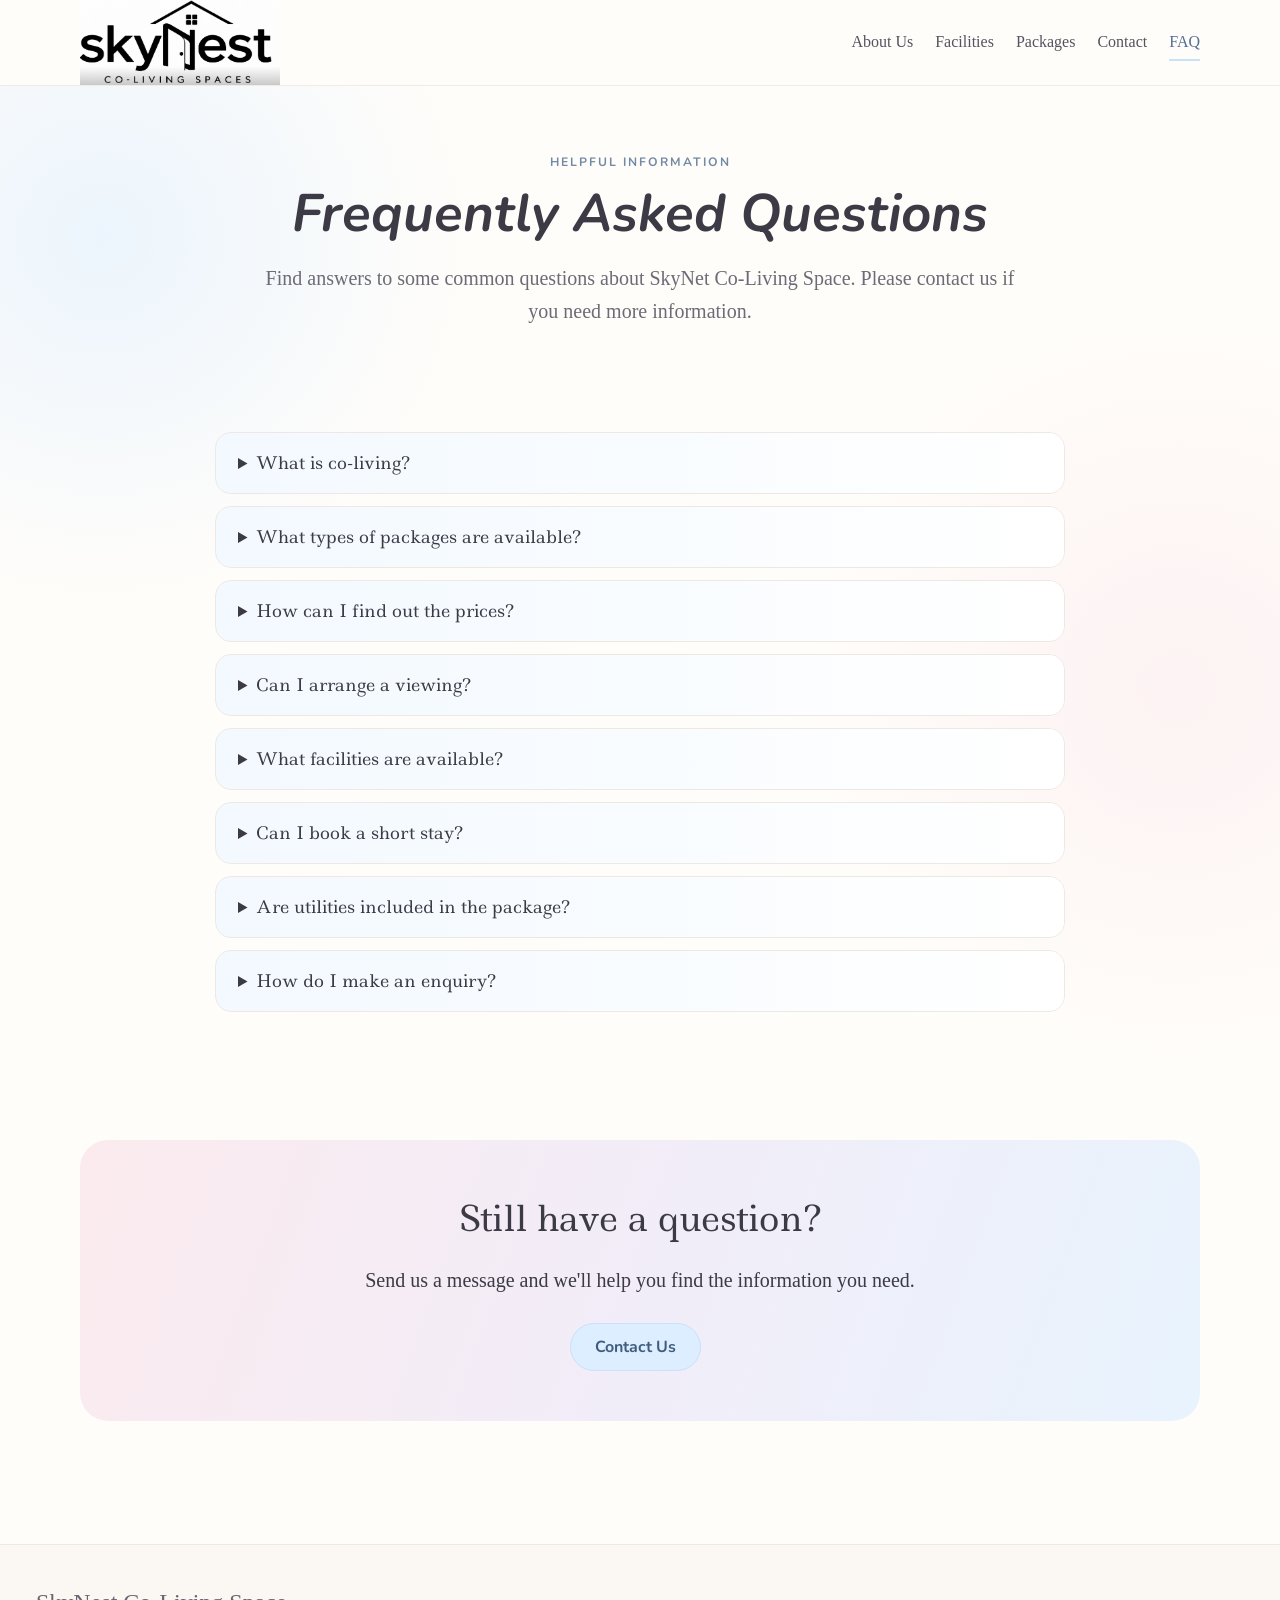
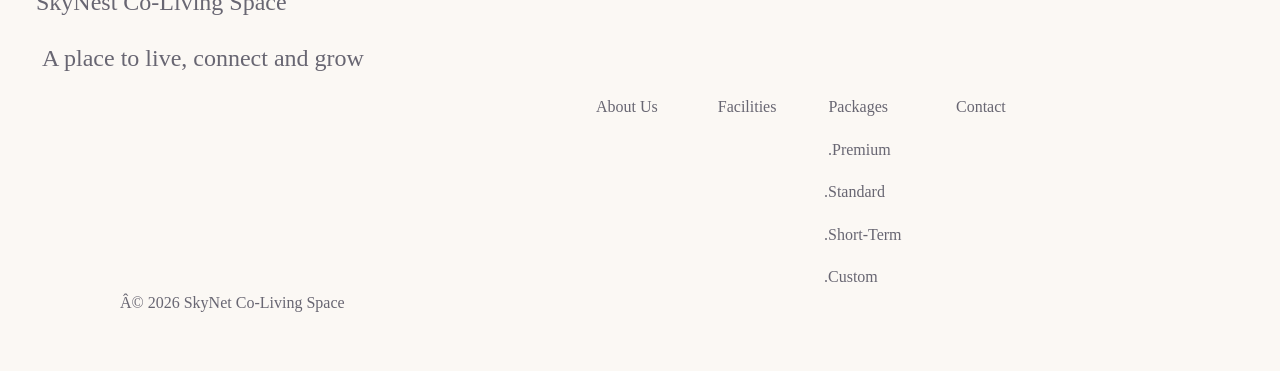
<file: faq.html>
<!DOCTYPE html>
<html lang="en"><head><meta charset="UTF-8"><meta name="viewport" content="width=device-width, initial-scale=1.0"><title>FAQ | SkyNet Co-Living Space</title><link rel="stylesheet" href="style.css">
<style type="text/css">
.auto-style1 {
	border-width: 0px;
}
.auto-style2 {
	font-size: x-large;
}
.auto-style5 {
	margin-left: 120px;
}
</style>
</head><body>
<header class="site-header"><div class="container nav-wrap">
	<a href="Index.html">
	<img alt="logo" class="auto-style1" height="85" src="Screenshot%20(47).png" width="200"></a><nav class="nav-links">
		<a href="about.html">About Us</a><a href="facilities.html">Facilities</a><a href="packages.html">Packages</a><a href="contact.html">Contact</a><a class="active" href="faq.html">FAQ</a></nav></div></header>
<main><section class="page-intro"><div class="container"><div class="eyebrow">Helpful information</div><h1>Frequently Asked Questions</h1><p>Find answers to some common questions about SkyNet Co-Living Space. Please contact us if you need more information.</p></div></section>
<section class="section"><div class="container" style="max-width:850px"><details class="faq-item"><summary>What is co-living?</summary><p>Co-living is a style of accommodation where residents have their own private space while sharing selected common areas.</p></details><details class="faq-item"><summary>What types of packages are available?</summary><p>SkyNet lists Premium, Standard, Short-Term and Custom package types. Contact us for current availability and details.</p></details><details class="faq-item"><summary>How can I find out the prices?</summary><p>Prices may depend on the room, package and length of stay. Please contact us for an up-to-date quote.</p></details><details class="faq-item"><summary>Can I arrange a viewing?</summary><p>Contact our team to ask whether an in-person or virtual viewing can be arranged.</p></details><details class="faq-item"><summary>What facilities are available?</summary><p>Facilities can vary. Please check the Facilities page and contact us to confirm what is currently available.</p></details><details class="faq-item"><summary>Can I book a short stay?</summary><p>A Short-Term package is listed. Contact us to confirm the available dates and minimum stay period.</p></details><details class="faq-item"><summary>Are utilities included in the package?</summary><p>Utility arrangements depend on the package and property policy. Please confirm the details with us before booking.</p></details><details class="faq-item"><summary>How do I make an enquiry?</summary><p>Use the Contact page to send an enquiry or reach us using the official contact details listed there.</p></details></div></section>
<section class="section"><div class="container cta"><h2>Still have a question?</h2><p>Send us a message and we'll help you find the information you need.</p><a class="btn" href="contact.html">Contact Us</a></div></section></main>
<footer class="site-footer"><div class="container footer-inner"><span></div></div></section></main>
	<p class="auto-style8"><span class="auto-style2"><span lang="en-gb">&nbsp;&nbsp;&nbsp;&nbsp;&nbsp;
	</span>SkyNest </span> </span><span class="auto-style2">Co-Living Space</span></strong>
                </span>
                </p>
<p class="auto-style2"><span lang="en-gb">&nbsp;&nbsp;&nbsp;&nbsp;&nbsp;&nbsp;
</span>A place to live, connect and grow</p>
<p class="auto-style8"><span lang="en-gb">&nbsp;&nbsp;&nbsp;&nbsp;&nbsp;&nbsp;&nbsp;&nbsp;&nbsp;&nbsp;&nbsp;&nbsp;&nbsp;&nbsp;&nbsp;&nbsp;&nbsp;&nbsp;&nbsp;&nbsp;&nbsp;&nbsp;&nbsp;&nbsp;&nbsp;&nbsp;&nbsp;&nbsp;&nbsp;&nbsp;&nbsp;&nbsp;&nbsp;&nbsp;&nbsp;&nbsp;&nbsp;&nbsp;&nbsp;&nbsp;&nbsp;&nbsp;&nbsp;&nbsp;&nbsp;&nbsp;&nbsp;&nbsp;&nbsp;&nbsp;&nbsp;&nbsp;&nbsp;&nbsp;&nbsp;&nbsp;&nbsp;&nbsp;&nbsp;&nbsp;&nbsp;&nbsp;&nbsp;&nbsp;&nbsp;&nbsp;&nbsp;&nbsp;&nbsp;&nbsp;&nbsp;&nbsp;&nbsp;&nbsp;&nbsp;&nbsp;&nbsp;&nbsp;&nbsp;&nbsp;&nbsp;&nbsp;&nbsp;&nbsp;&nbsp;&nbsp;&nbsp;&nbsp;&nbsp;&nbsp;&nbsp;&nbsp;&nbsp;&nbsp;&nbsp;&nbsp;&nbsp;&nbsp;&nbsp;&nbsp;&nbsp;&nbsp;&nbsp;&nbsp;&nbsp;&nbsp;&nbsp;&nbsp;&nbsp;&nbsp;&nbsp;&nbsp;&nbsp;&nbsp;&nbsp;&nbsp;&nbsp;&nbsp;&nbsp;&nbsp;&nbsp;&nbsp;&nbsp;&nbsp;&nbsp;&nbsp;&nbsp;&nbsp;&nbsp;&nbsp;&nbsp;&nbsp;&nbsp;&nbsp;&nbsp;&nbsp;&nbsp;&nbsp;&nbsp;&nbsp;&nbsp;&nbsp;&nbsp;&nbsp;&nbsp;&nbsp;&nbsp;&nbsp;
</span><a href="about.html"><span class="auto-style6">About Us</span></a><span lang="en-gb">&nbsp;&nbsp;&nbsp;&nbsp;&nbsp;&nbsp;&nbsp;&nbsp;&nbsp;&nbsp;&nbsp;&nbsp;&nbsp;&nbsp;
</span><a href="facilities.html"><span class="auto-style6">Facilities</span></a><span lang="en-gb">&nbsp;&nbsp;&nbsp;&nbsp;&nbsp;&nbsp;&nbsp;&nbsp;&nbsp;&nbsp;&nbsp;&nbsp;
</span><a href="packages.html"><span class="auto-style6">Packages</span></a><span lang="en-gb">&nbsp;&nbsp;&nbsp;&nbsp;&nbsp;&nbsp;&nbsp;&nbsp;&nbsp;&nbsp;&nbsp;&nbsp;&nbsp;&nbsp;&nbsp;&nbsp;
</span><a href="contact.html"><span class="auto-style6">Contact</span></a>
				<span lang="en-gb"><span class="auto-style6">&nbsp;&nbsp;&nbsp;&nbsp;
				</span>&nbsp;&nbsp;&nbsp;&nbsp;&nbsp;&nbsp;&nbsp;&nbsp;&nbsp;&nbsp;</span></p>
				<p class="auto-style5"><span class="auto-style5" lang="en-gb">&nbsp;&nbsp;&nbsp;&nbsp;&nbsp;&nbsp;&nbsp;&nbsp;&nbsp;&nbsp;&nbsp;&nbsp;&nbsp;&nbsp;&nbsp;&nbsp;&nbsp;&nbsp;&nbsp;&nbsp;&nbsp;&nbsp;&nbsp;&nbsp;&nbsp;&nbsp;&nbsp;&nbsp;&nbsp;&nbsp;&nbsp;&nbsp;&nbsp;&nbsp;&nbsp;&nbsp;&nbsp;&nbsp;&nbsp;&nbsp;&nbsp;&nbsp;&nbsp;&nbsp;&nbsp;&nbsp;&nbsp;&nbsp;&nbsp;&nbsp;&nbsp;&nbsp;&nbsp;&nbsp;&nbsp;&nbsp;&nbsp;&nbsp;&nbsp;&nbsp;&nbsp;&nbsp;&nbsp;&nbsp;&nbsp;&nbsp;&nbsp;&nbsp;&nbsp;&nbsp;&nbsp;&nbsp;&nbsp;&nbsp;&nbsp;&nbsp;&nbsp;&nbsp;&nbsp;&nbsp;&nbsp;&nbsp;&nbsp;&nbsp;&nbsp;&nbsp;&nbsp;&nbsp;&nbsp;&nbsp;&nbsp;&nbsp;&nbsp;&nbsp;&nbsp;&nbsp;&nbsp;&nbsp;&nbsp;&nbsp;&nbsp;&nbsp;&nbsp;&nbsp;&nbsp;&nbsp;&nbsp;&nbsp;&nbsp;&nbsp;&nbsp;&nbsp;&nbsp;&nbsp;&nbsp;&nbsp;&nbsp;&nbsp;&nbsp;&nbsp;&nbsp;&nbsp;&nbsp;&nbsp;&nbsp;&nbsp;&nbsp;&nbsp;&nbsp;&nbsp;&nbsp;&nbsp;&nbsp;&nbsp;&nbsp;&nbsp;&nbsp;&nbsp;&nbsp;&nbsp;&nbsp;&nbsp;&nbsp;&nbsp;&nbsp;&nbsp; .Premium</span></p>
				<p class="auto-style5"><span class="auto-style5" lang="en-gb">&nbsp;&nbsp;&nbsp;&nbsp;&nbsp;&nbsp;&nbsp;&nbsp;&nbsp;&nbsp;&nbsp;&nbsp;&nbsp;&nbsp;&nbsp;&nbsp;&nbsp;&nbsp;&nbsp;&nbsp;&nbsp;&nbsp;&nbsp;&nbsp;&nbsp;&nbsp;&nbsp;&nbsp;&nbsp;&nbsp;&nbsp;&nbsp;&nbsp;&nbsp;&nbsp;&nbsp;&nbsp;&nbsp;&nbsp;&nbsp;&nbsp;&nbsp;&nbsp;&nbsp;&nbsp;&nbsp;&nbsp;&nbsp;&nbsp;&nbsp;&nbsp;&nbsp;&nbsp;&nbsp;&nbsp;&nbsp;&nbsp;&nbsp;&nbsp;&nbsp;&nbsp;&nbsp;&nbsp;&nbsp;&nbsp;&nbsp;&nbsp;&nbsp;&nbsp;&nbsp;&nbsp;&nbsp;&nbsp;&nbsp;&nbsp;&nbsp;&nbsp;&nbsp;&nbsp;&nbsp;&nbsp;&nbsp;&nbsp;&nbsp;&nbsp;&nbsp;&nbsp;&nbsp;&nbsp;&nbsp;&nbsp;&nbsp;&nbsp;&nbsp;&nbsp;&nbsp;&nbsp;&nbsp;&nbsp;&nbsp;&nbsp;&nbsp;&nbsp;&nbsp;&nbsp;&nbsp;&nbsp;&nbsp;&nbsp;&nbsp;&nbsp;&nbsp;&nbsp;&nbsp;&nbsp;&nbsp;&nbsp;&nbsp;&nbsp;&nbsp;&nbsp;&nbsp;&nbsp;&nbsp;&nbsp;&nbsp;&nbsp;&nbsp;&nbsp;&nbsp;&nbsp;&nbsp;&nbsp;&nbsp;&nbsp;&nbsp;&nbsp;&nbsp;&nbsp;&nbsp;&nbsp;&nbsp;&nbsp;&nbsp;&nbsp; .Standard</span></p>
				<p class="auto-style5"><span class="auto-style5" lang="en-gb">&nbsp;&nbsp;&nbsp;&nbsp;&nbsp;&nbsp;&nbsp;&nbsp;&nbsp;&nbsp;&nbsp;&nbsp;&nbsp;&nbsp;&nbsp;&nbsp;&nbsp;&nbsp;&nbsp;&nbsp;&nbsp;&nbsp;&nbsp;&nbsp;&nbsp;&nbsp;&nbsp;&nbsp;&nbsp;&nbsp;&nbsp;&nbsp;&nbsp;&nbsp;&nbsp;&nbsp;&nbsp;&nbsp;&nbsp;&nbsp;&nbsp;&nbsp;&nbsp;&nbsp;&nbsp;&nbsp;&nbsp;&nbsp;&nbsp;&nbsp;&nbsp;&nbsp;&nbsp;&nbsp;&nbsp;&nbsp;&nbsp;&nbsp;&nbsp;&nbsp;&nbsp;&nbsp;&nbsp;&nbsp;&nbsp;&nbsp;&nbsp;&nbsp;&nbsp;&nbsp;&nbsp;&nbsp;&nbsp;&nbsp;&nbsp;&nbsp;&nbsp;&nbsp;&nbsp;&nbsp;&nbsp;&nbsp;&nbsp; &nbsp;&nbsp;&nbsp;&nbsp;&nbsp;&nbsp;&nbsp;&nbsp;&nbsp;&nbsp;&nbsp;&nbsp;&nbsp;&nbsp;&nbsp;&nbsp;&nbsp;&nbsp;&nbsp;&nbsp;&nbsp;&nbsp;&nbsp;&nbsp;&nbsp;&nbsp;&nbsp;&nbsp;&nbsp;&nbsp;&nbsp;&nbsp;&nbsp;&nbsp;&nbsp;&nbsp;&nbsp;&nbsp;&nbsp;&nbsp;&nbsp;&nbsp;&nbsp;&nbsp;&nbsp;&nbsp;&nbsp;&nbsp;&nbsp;&nbsp;&nbsp;&nbsp;&nbsp;&nbsp;&nbsp;&nbsp;&nbsp;&nbsp;&nbsp; &nbsp;
				.Short-Term</span></p>
				<p class="auto-style5"><span class="auto-style5" lang="en-gb">&nbsp;&nbsp;&nbsp;&nbsp;&nbsp;&nbsp;&nbsp;&nbsp;&nbsp;&nbsp;&nbsp;&nbsp;&nbsp;&nbsp;&nbsp;&nbsp;&nbsp;&nbsp;&nbsp;&nbsp;&nbsp;&nbsp;&nbsp;&nbsp;&nbsp;&nbsp;&nbsp;&nbsp;&nbsp;&nbsp;&nbsp;&nbsp;&nbsp;&nbsp;&nbsp;&nbsp;&nbsp;&nbsp;&nbsp;&nbsp;&nbsp;&nbsp;&nbsp;&nbsp;&nbsp;&nbsp;&nbsp;&nbsp;&nbsp;&nbsp;&nbsp;&nbsp;&nbsp;&nbsp;&nbsp;&nbsp;&nbsp;&nbsp;&nbsp;&nbsp;&nbsp;&nbsp;&nbsp;&nbsp;&nbsp;&nbsp;&nbsp;&nbsp;&nbsp;&nbsp;&nbsp;&nbsp;&nbsp;&nbsp;&nbsp;&nbsp;&nbsp;&nbsp;&nbsp;&nbsp;&nbsp;&nbsp;&nbsp;&nbsp;&nbsp;&nbsp;&nbsp;&nbsp;&nbsp;&nbsp;&nbsp;&nbsp;&nbsp;&nbsp;&nbsp;&nbsp;&nbsp;&nbsp;&nbsp;&nbsp;&nbsp;&nbsp;&nbsp;&nbsp;&nbsp;&nbsp;&nbsp;&nbsp;&nbsp;&nbsp;&nbsp;&nbsp;&nbsp;&nbsp;&nbsp;&nbsp;&nbsp;&nbsp;&nbsp;&nbsp;&nbsp;&nbsp;&nbsp;&nbsp;&nbsp;&nbsp;&nbsp;&nbsp;&nbsp;&nbsp;&nbsp;&nbsp;&nbsp;&nbsp;&nbsp;&nbsp;&nbsp;&nbsp;&nbsp;&nbsp;&nbsp;&nbsp;&nbsp; &nbsp;
				.Custom<br>Â© 2026 SkyNet Co-Living Space</span></div></footer></body></html>
</file>
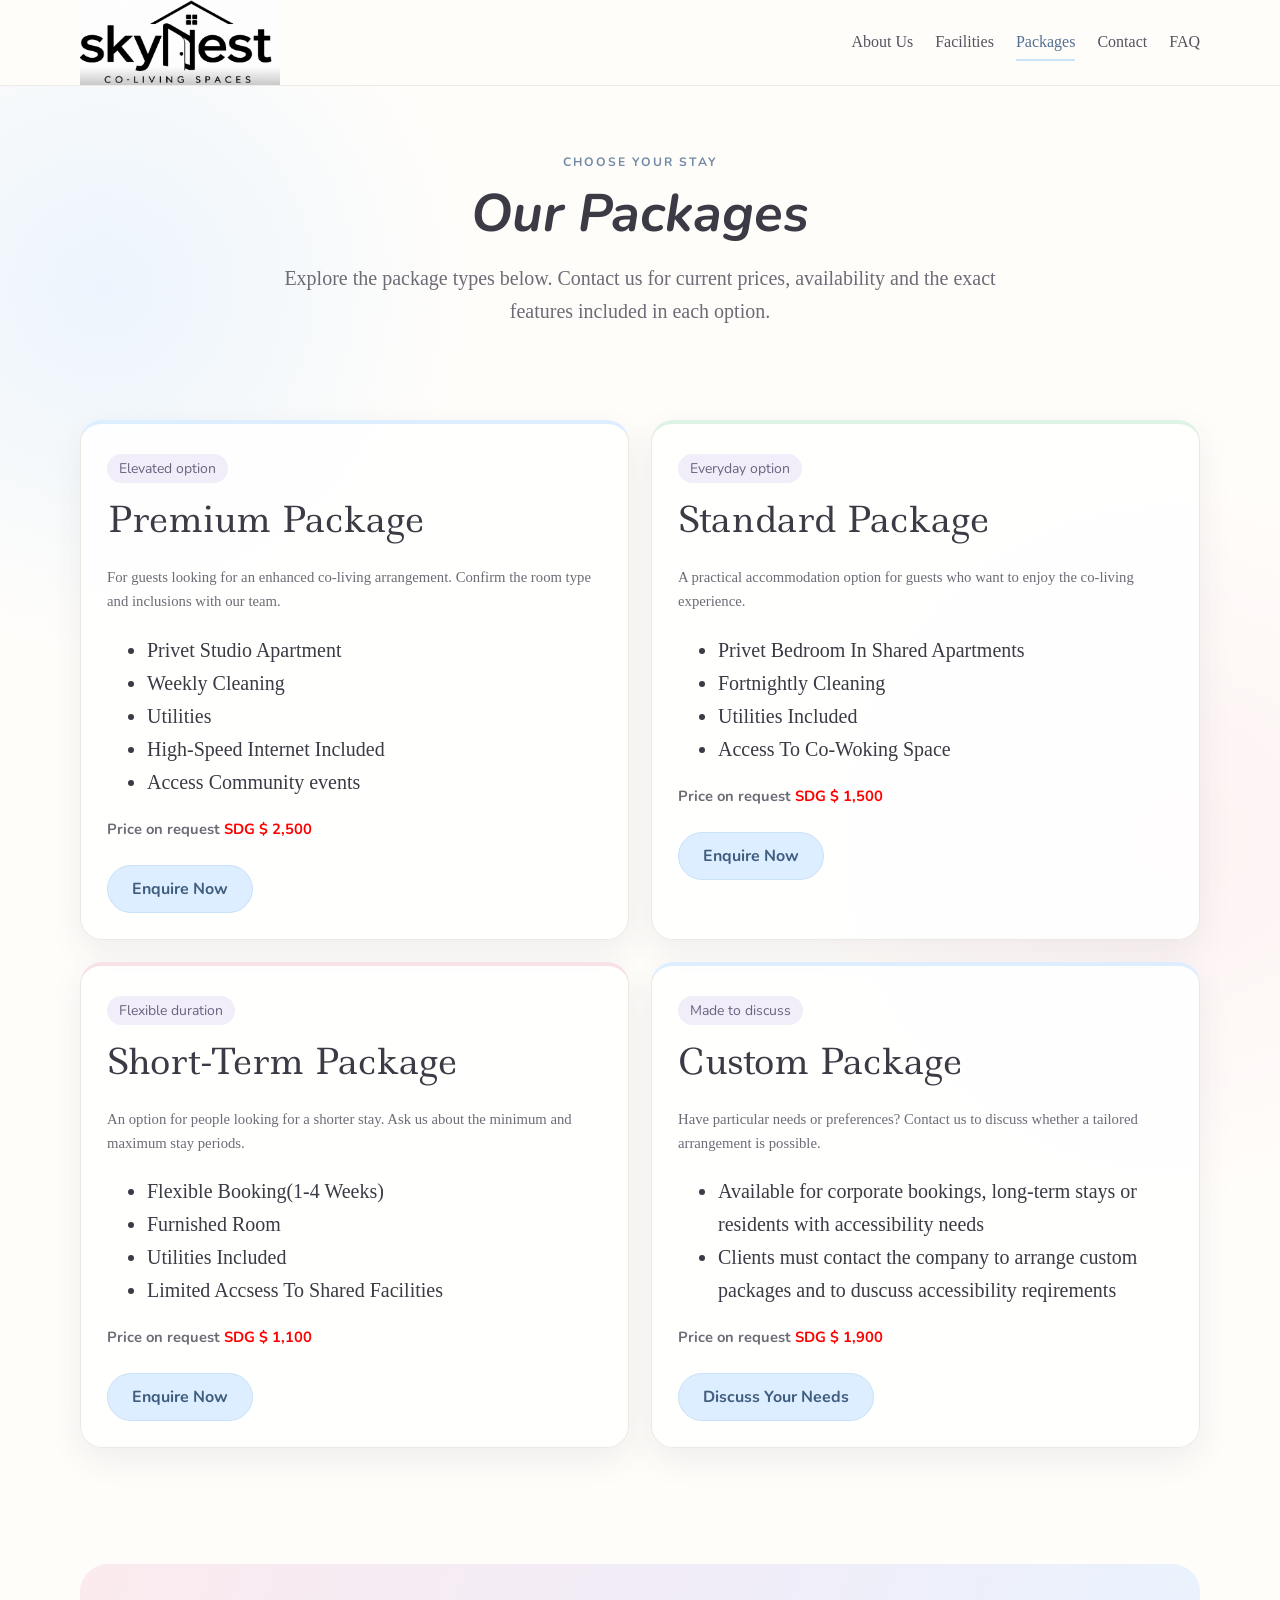
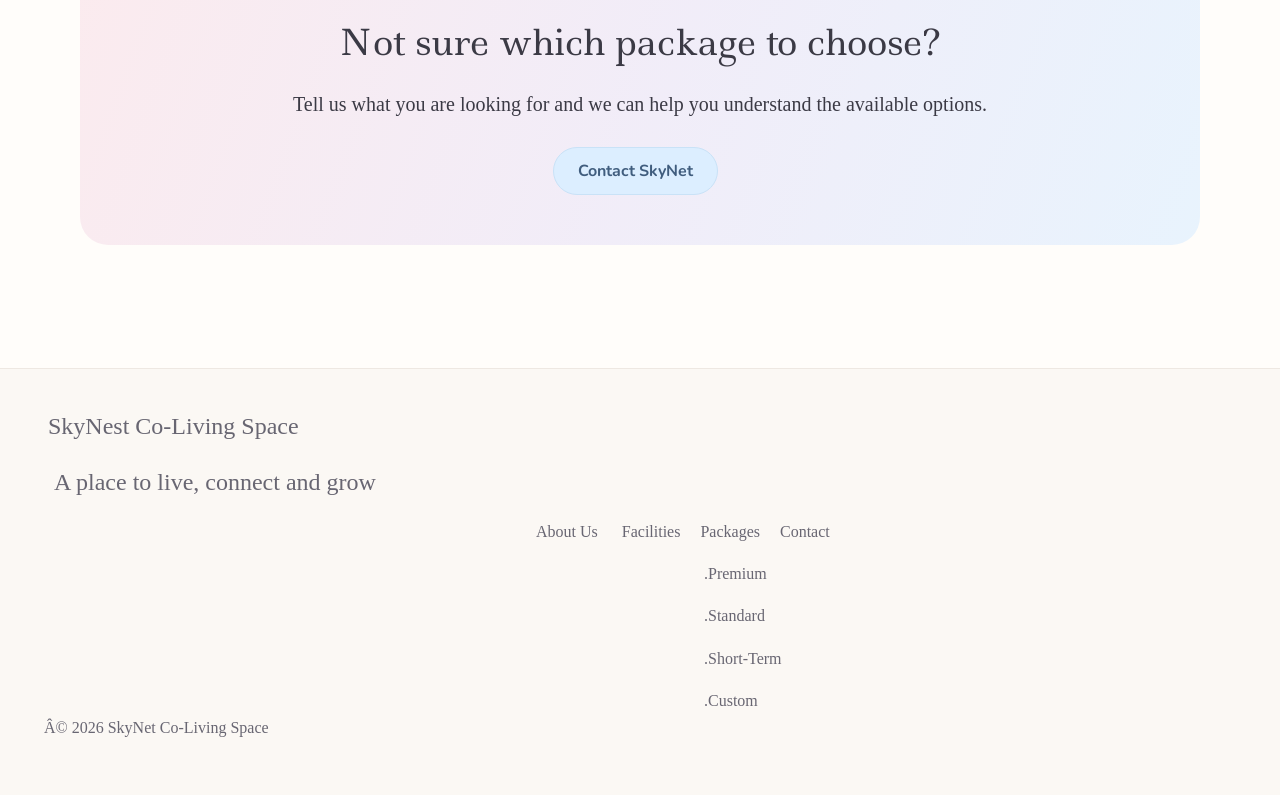
<file: packages.html>
<!DOCTYPE html>
<html lang="en"><head><meta charset="UTF-8"><meta name="viewport" content="width=device-width, initial-scale=1.0"><title>Packages | SkyNet Co-Living Space</title><link rel="stylesheet" href="style.css">
<style type="text/css">
.auto-style1 {
	border-width: 0px;
}
.auto-style2 {
	font-size: x-large;
}
.auto-style3 {
	color: #FF0000;
	background-color: #FFFFFF;
}
.auto-style4 {
	color: #FF0000;
}
</style>
</head><body>
<header class="site-header"><div class="container nav-wrap">
	<a href="Index.html">
	<img alt="logo" class="auto-style1" height="85" src="Screenshot%20(47).png" width="200"></a><nav class="nav-links">
		<a href="about.html">About Us</a><a href="facilities.html">Facilities</a><a class="active" href="packages.html">Packages</a><a href="contact.html">Contact</a><a href="faq.html">FAQ</a></nav></div></header>
<main><section class="page-intro"><div class="container"><div class="eyebrow">Choose your stay</div><h1>Our Packages</h1><p>Explore the package types below. Contact us for current prices, availability and the exact features included in each option.</p></div></section>
<section class="section"><div class="container grid two"><article class="card"><span class="tag">Elevated option</span><h2>Premium Package</h2><p>For guests looking for an enhanced co-living arrangement. Confirm the room type and inclusions with our team.</p>
	<ul>
		<li><span lang="en-gb">Privet Studio Apartment</span></li>
		<li><span lang="en-gb">Weekly Cleaning</span></li>
		<li><span lang="en-gb">Utilities</span></li>
		<li><span lang="en-gb">High-Speed Internet Included</span></li>
		<li><span lang="en-gb">Access Community events</span></li>
	</ul>
	<p class="package-price">Price on request<span lang="en-gb">
	<span class="auto-style3">SDG $ 2,500</span></span></p><a class="btn" href="contact.html">Enquire Now</a></article><article class="card"><span class="tag">Everyday option</span><h2>Standard Package</h2><p>A practical accommodation option for guests who want to enjoy the co-living experience.</p>
		<ul>
			<li><span lang="en-gb">Privet Bedroom In Shared Apartments</span></li>
			<li><span lang="en-gb">Fortnightly Cleaning</span></li>
			<li><span lang="en-gb">Utilities Included</span></li>
			<li><span lang="en-gb">Access To Co-Woking Space</span></li>
		</ul>
		<p class="package-price">Price on request<span lang="en-gb">
		<span class="auto-style4">SDG $ 1,500</span></span></p><a class="btn" href="contact.html">Enquire Now</a></article><article class="card"><span class="tag">Flexible duration</span><h2>Short-Term Package</h2><p>An option for people looking for a shorter stay. Ask us about the minimum and maximum stay periods.</p>
		<ul>
			<li><span lang="en-gb">Flexible Booking(1-4 Weeks)</span></li>
			<li><span lang="en-gb">Furnished Room</span></li>
			<li><span lang="en-gb">Utilities Included</span></li>
			<li><span lang="en-gb">Limited Accsess To Shared Facilities</span></li>
		</ul>
		<p class="package-price">Price on request<span lang="en-gb">
		<span class="auto-style4">SDG $ 1,100</span></span></p><a class="btn" href="contact.html">Enquire Now</a></article><article class="card"><span class="tag">Made to discuss</span><h2>Custom Package</h2><p>Have particular needs or preferences? Contact us to discuss whether a tailored arrangement is possible.</p>
		<ul>
			<li><span lang="en-gb">Available for corporate bookings, long-term 
			stays or residents with accessibility needs</span></li>
			<li><span lang="en-gb">Clients must contact the company to arrange 
			custom packages and to duscuss accessibility reqirements</span></li>
		</ul>
		<p class="package-price">Price on request<span lang="en-gb">
		<span class="auto-style4">SDG $ 1,900</span></span></p><a class="btn" href="contact.html">Discuss Your Needs</a></article></div></section>
<section class="section"><div class="container cta"><h2>Not sure which package to choose?</h2><p>Tell us what you are looking for and we can help you understand the available options.</p><a class="btn" href="contact.html">Contact SkyNet</a></div></section></main>
<footer class="site-footer"><div class="container footer-inner"><span></div></div></section></main>
	<p class="auto-style8"><span class="auto-style2"><span lang="en-gb">&nbsp;&nbsp;&nbsp;&nbsp;&nbsp;&nbsp;&nbsp;
	</span>SkyNest </span> </span><span class="auto-style2">Co-Living Space</span></strong>
                </span>
                </p>
<p class="auto-style2"><span lang="en-gb">&nbsp;&nbsp;&nbsp;&nbsp;&nbsp;&nbsp;&nbsp;&nbsp;
</span>A place to live, connect and grow</p>
<p class="auto-style8"><span lang="en-gb">&nbsp;&nbsp;&nbsp;&nbsp;&nbsp;&nbsp;&nbsp;&nbsp;&nbsp;&nbsp;&nbsp;&nbsp;&nbsp;&nbsp;&nbsp;&nbsp;&nbsp;&nbsp;&nbsp;&nbsp;&nbsp;&nbsp;&nbsp;&nbsp;&nbsp;&nbsp;&nbsp;&nbsp;&nbsp;&nbsp;&nbsp;&nbsp;&nbsp;&nbsp;&nbsp;&nbsp;&nbsp;&nbsp;&nbsp;&nbsp;&nbsp;&nbsp;&nbsp;&nbsp;&nbsp;&nbsp;&nbsp;&nbsp;&nbsp;&nbsp;&nbsp;&nbsp;&nbsp;&nbsp;&nbsp;&nbsp;&nbsp;&nbsp;&nbsp;&nbsp;&nbsp;&nbsp;&nbsp;&nbsp;&nbsp;&nbsp;&nbsp;&nbsp;&nbsp;&nbsp;&nbsp;&nbsp;&nbsp;&nbsp;&nbsp;&nbsp;&nbsp;&nbsp;&nbsp;&nbsp;&nbsp;&nbsp;&nbsp;&nbsp;&nbsp;&nbsp;&nbsp;&nbsp;&nbsp;&nbsp;&nbsp;&nbsp;&nbsp;&nbsp;&nbsp;&nbsp;&nbsp;&nbsp;&nbsp;&nbsp;&nbsp;&nbsp;&nbsp;&nbsp;&nbsp;&nbsp;&nbsp;&nbsp;&nbsp;&nbsp;&nbsp;&nbsp;&nbsp;&nbsp;&nbsp;&nbsp;&nbsp;&nbsp;&nbsp;&nbsp;&nbsp;&nbsp;&nbsp;&nbsp;&nbsp;&nbsp;&nbsp;&nbsp;&nbsp;&nbsp;&nbsp;&nbsp;&nbsp;
</span><a href="about.html"><span class="auto-style6">About Us</span></a><span lang="en-gb">&nbsp;&nbsp;&nbsp;&nbsp;&nbsp;
</span><a href="facilities.html"><span class="auto-style6">Facilities</span></a><span lang="en-gb">&nbsp;&nbsp;&nbsp;&nbsp;
</span><a href="packages.html"><span class="auto-style6">Packages</span></a><span lang="en-gb">&nbsp;&nbsp;&nbsp;&nbsp;
</span><a href="contact.html"><span class="auto-style6">Contact</span></a>
				<span lang="en-gb"><span class="auto-style6">&nbsp;&nbsp;&nbsp;&nbsp;
				</span>&nbsp;&nbsp;&nbsp;&nbsp;&nbsp;&nbsp;&nbsp;&nbsp;&nbsp;&nbsp;</span></p>
				<p class="auto-style7"><span class="auto-style5" lang="en-gb">&nbsp;&nbsp;&nbsp;&nbsp;&nbsp;&nbsp;&nbsp;&nbsp;&nbsp;&nbsp;&nbsp;&nbsp;&nbsp;&nbsp;&nbsp;&nbsp;&nbsp;&nbsp;&nbsp;&nbsp;&nbsp;&nbsp;&nbsp;&nbsp;&nbsp;&nbsp;&nbsp;&nbsp;&nbsp;&nbsp;&nbsp;&nbsp;&nbsp;&nbsp;&nbsp;&nbsp;&nbsp;&nbsp;&nbsp;&nbsp;&nbsp;&nbsp;&nbsp;&nbsp;&nbsp;&nbsp;&nbsp;&nbsp;&nbsp;&nbsp;&nbsp;&nbsp;&nbsp;&nbsp;&nbsp;&nbsp;&nbsp;&nbsp;&nbsp;&nbsp;&nbsp;&nbsp;&nbsp;&nbsp;&nbsp;&nbsp;&nbsp;&nbsp;&nbsp;&nbsp;&nbsp;&nbsp;&nbsp;&nbsp;&nbsp;&nbsp;&nbsp;&nbsp;&nbsp;&nbsp;&nbsp;&nbsp;&nbsp;&nbsp;&nbsp;&nbsp;&nbsp;&nbsp;&nbsp;&nbsp;&nbsp;&nbsp;&nbsp;&nbsp;&nbsp;&nbsp;&nbsp;&nbsp;&nbsp;&nbsp;&nbsp;&nbsp;&nbsp;&nbsp;&nbsp;&nbsp;&nbsp;&nbsp;&nbsp;&nbsp;&nbsp;&nbsp;&nbsp;&nbsp;&nbsp;&nbsp;&nbsp;&nbsp;&nbsp;&nbsp;&nbsp;&nbsp;&nbsp;&nbsp;&nbsp;&nbsp;&nbsp;&nbsp;&nbsp;&nbsp;&nbsp;&nbsp;&nbsp;&nbsp;&nbsp;&nbsp;&nbsp;&nbsp;&nbsp;&nbsp;&nbsp;&nbsp;&nbsp;&nbsp;&nbsp;&nbsp;&nbsp;&nbsp;&nbsp;&nbsp;&nbsp;&nbsp;&nbsp;&nbsp;&nbsp;&nbsp;&nbsp;&nbsp;&nbsp;&nbsp;&nbsp;&nbsp;&nbsp;&nbsp;&nbsp; &nbsp;&nbsp;&nbsp;&nbsp;&nbsp;&nbsp;&nbsp;&nbsp;&nbsp;
				.Premium</span></p>
				<p class="auto-style7"><span class="auto-style5" lang="en-gb">&nbsp;&nbsp;&nbsp;&nbsp;&nbsp;&nbsp;&nbsp;&nbsp;&nbsp;&nbsp;&nbsp;&nbsp;&nbsp;&nbsp;&nbsp;&nbsp;&nbsp;&nbsp;&nbsp;&nbsp;&nbsp;&nbsp;&nbsp;&nbsp;&nbsp;&nbsp;&nbsp;&nbsp;&nbsp;&nbsp;&nbsp;&nbsp;&nbsp;&nbsp;&nbsp;&nbsp;&nbsp;&nbsp;&nbsp;&nbsp;&nbsp;&nbsp;&nbsp;&nbsp;&nbsp;&nbsp;&nbsp;&nbsp;&nbsp;&nbsp;&nbsp;&nbsp;&nbsp;&nbsp;&nbsp;&nbsp;&nbsp;&nbsp;&nbsp;&nbsp;&nbsp;&nbsp;&nbsp;&nbsp;&nbsp;&nbsp;&nbsp;&nbsp;&nbsp;&nbsp;&nbsp;&nbsp;&nbsp;&nbsp;&nbsp;&nbsp;&nbsp;&nbsp;&nbsp;&nbsp;&nbsp;&nbsp;&nbsp;&nbsp;&nbsp;&nbsp;&nbsp;&nbsp;&nbsp;&nbsp;&nbsp;&nbsp;&nbsp;&nbsp;&nbsp;&nbsp;&nbsp;&nbsp;&nbsp;&nbsp;&nbsp;&nbsp;&nbsp;&nbsp;&nbsp;&nbsp;&nbsp;&nbsp;&nbsp;&nbsp;&nbsp;&nbsp;&nbsp;&nbsp;&nbsp;&nbsp;&nbsp;&nbsp;&nbsp;&nbsp;&nbsp;&nbsp;&nbsp;&nbsp;&nbsp;&nbsp;&nbsp;&nbsp;&nbsp;&nbsp;&nbsp;&nbsp;&nbsp;&nbsp;&nbsp;&nbsp;&nbsp;&nbsp;&nbsp;&nbsp;&nbsp;&nbsp;&nbsp;&nbsp;&nbsp;&nbsp;&nbsp;&nbsp;&nbsp;&nbsp;&nbsp;&nbsp;&nbsp;&nbsp;&nbsp;&nbsp;&nbsp;&nbsp;&nbsp;&nbsp;&nbsp;&nbsp;&nbsp;&nbsp;&nbsp;&nbsp;&nbsp;&nbsp;&nbsp;&nbsp;&nbsp;&nbsp;&nbsp;&nbsp;&nbsp;
				.Standard</span></p>
				<p class="auto-style7"><span class="auto-style5" lang="en-gb">&nbsp;&nbsp;&nbsp;&nbsp;&nbsp;&nbsp;&nbsp;&nbsp;&nbsp;&nbsp;&nbsp;&nbsp;&nbsp;&nbsp;&nbsp;&nbsp;&nbsp;&nbsp;&nbsp;&nbsp;&nbsp;&nbsp;&nbsp;&nbsp;&nbsp;&nbsp;&nbsp;&nbsp;&nbsp;&nbsp;&nbsp;&nbsp;&nbsp;&nbsp;&nbsp;&nbsp;&nbsp;&nbsp;&nbsp;&nbsp;&nbsp;&nbsp;&nbsp;&nbsp;&nbsp;&nbsp;&nbsp;&nbsp;&nbsp;&nbsp;&nbsp;&nbsp;&nbsp;&nbsp;&nbsp;&nbsp;&nbsp;&nbsp;&nbsp;&nbsp;&nbsp;&nbsp;&nbsp;&nbsp;&nbsp;&nbsp;&nbsp;&nbsp;&nbsp;&nbsp;&nbsp;&nbsp;&nbsp;&nbsp;&nbsp;&nbsp;&nbsp;&nbsp;&nbsp;&nbsp;&nbsp;&nbsp;&nbsp;&nbsp;&nbsp;&nbsp;&nbsp;&nbsp;&nbsp;&nbsp;&nbsp;&nbsp;&nbsp; &nbsp;&nbsp;&nbsp;&nbsp;&nbsp;&nbsp;&nbsp;&nbsp;&nbsp;&nbsp;&nbsp;&nbsp;&nbsp;&nbsp;&nbsp;&nbsp;&nbsp;&nbsp;&nbsp;&nbsp;&nbsp;&nbsp;&nbsp;&nbsp;&nbsp;&nbsp;&nbsp;&nbsp;&nbsp;&nbsp;&nbsp;&nbsp;&nbsp;&nbsp;&nbsp;&nbsp;&nbsp;&nbsp;&nbsp;&nbsp;&nbsp;&nbsp;&nbsp;&nbsp;&nbsp;&nbsp;&nbsp;&nbsp;&nbsp;&nbsp;&nbsp;&nbsp;&nbsp;&nbsp;&nbsp;&nbsp;&nbsp;&nbsp;&nbsp;&nbsp;&nbsp;&nbsp;&nbsp;&nbsp;&nbsp;&nbsp;&nbsp;&nbsp; &nbsp;&nbsp;&nbsp;&nbsp;&nbsp;&nbsp;&nbsp;&nbsp;&nbsp;&nbsp; &nbsp;
				.Short-Term</span></p>
				<p class="auto-style7"><span class="auto-style5" lang="en-gb">&nbsp;&nbsp;&nbsp;&nbsp;&nbsp;&nbsp;&nbsp;&nbsp;&nbsp;&nbsp;&nbsp;&nbsp;&nbsp;&nbsp;&nbsp;&nbsp;&nbsp;&nbsp;&nbsp;&nbsp;&nbsp;&nbsp;&nbsp;&nbsp;&nbsp;&nbsp;&nbsp;&nbsp;&nbsp;&nbsp;&nbsp;&nbsp;&nbsp;&nbsp;&nbsp;&nbsp;&nbsp;&nbsp;&nbsp;&nbsp;&nbsp;&nbsp;&nbsp;&nbsp;&nbsp;&nbsp;&nbsp;&nbsp;&nbsp;&nbsp;&nbsp;&nbsp;&nbsp;&nbsp;&nbsp;&nbsp;&nbsp;&nbsp;&nbsp;&nbsp;&nbsp;&nbsp;&nbsp;&nbsp;&nbsp;&nbsp;&nbsp;&nbsp;&nbsp;&nbsp;&nbsp;&nbsp;&nbsp;&nbsp;&nbsp;&nbsp;&nbsp;&nbsp;&nbsp;&nbsp;&nbsp;&nbsp;&nbsp;&nbsp;&nbsp;&nbsp;&nbsp;&nbsp;&nbsp;&nbsp;&nbsp;&nbsp;&nbsp;&nbsp;&nbsp;&nbsp;&nbsp;&nbsp;&nbsp;&nbsp;&nbsp;&nbsp;&nbsp;&nbsp;&nbsp;&nbsp;&nbsp;&nbsp;&nbsp;&nbsp;&nbsp;&nbsp;&nbsp;&nbsp;&nbsp;&nbsp;&nbsp;&nbsp;&nbsp;&nbsp;&nbsp;&nbsp;&nbsp;&nbsp;&nbsp;&nbsp;&nbsp;&nbsp;&nbsp;&nbsp;&nbsp;&nbsp;&nbsp;&nbsp;&nbsp;&nbsp;&nbsp;&nbsp;&nbsp;&nbsp;&nbsp;&nbsp;&nbsp;&nbsp;&nbsp;&nbsp;&nbsp;&nbsp;&nbsp;&nbsp;&nbsp;&nbsp;&nbsp;&nbsp;&nbsp;&nbsp;&nbsp;&nbsp;&nbsp;&nbsp;&nbsp;&nbsp;&nbsp;&nbsp;&nbsp;&nbsp;&nbsp;&nbsp;&nbsp;&nbsp;&nbsp;&nbsp;&nbsp; &nbsp;
				.Custom<br>&nbsp;&nbsp;&nbsp;&nbsp;&nbsp;&nbsp;&nbsp;&nbsp;&nbsp;&nbsp; Â© 2026 SkyNet Co-Living Space</span></div></footer></body></html>
</file>
<file: style.css>
@import url('https://fonts.googleapis.com/css2?family=Ledger&family=Nunito:ital,wght@1,700&family=Georgia&display=swap');

:root {
  --blue: #dceeff;
  --mint: #ddf3e4;
  --pink: #f9e1e8;
  --lavender: #eae4f7;
  --cream: #fff7e8;
  --ink: #3b3a45;
  --muted: #6d6b76;
  --white: #fff;
  --line: #eee8e2;
  --shadow: 0 12px 32px rgba(67, 63, 80, .08);
}

* { box-sizing: border-box; }
html { scroll-behavior: smooth; }
body {
  margin: 0;
  color: var(--ink);
  background:
    radial-gradient(circle at 8% 12%, rgba(220,238,255,.55), transparent 23rem),
    radial-gradient(circle at 92% 35%, rgba(249,225,232,.38), transparent 24rem),
    #fffdfa;
  font-family: Georgia, serif;
  font-size: 20px;
  line-height: 1.65;
}
img { max-width: 100%; display: block; }
a { color: inherit; text-decoration: none; }
.container { width: min(1120px, 90%); margin: auto; }
h1, .site-title {
  font-family: 'Nunito', sans-serif;
  font-size: clamp(2.5rem, 6vw, 3.3rem);
  line-height: 1.12;
  font-weight: 700;
  font-style: italic;
  margin: 0 0 18px;
}
h2, h3, .subtitle { font-family: 'Ledger', serif; font-weight: 400; }
h2 { font-size: clamp(1.8rem, 4vw, 2.2rem); margin: 0 0 16px; }
h3 { font-size: 1.35rem; margin: 0 0 10px; }
p { margin: 0 0 16px; }
.small { color: var(--muted); font-size: .88rem; }
.site-header {
  position: sticky; top: 0; z-index: 10;
  background: rgba(255,253,250,.92);
  backdrop-filter: blur(12px);
  border-bottom: 1px solid rgba(238,232,226,.85);
}
.nav-wrap { min-height: 78px; display: flex; align-items: center; justify-content: space-between; gap: 24px; }
.brand { font: italic 700 1.45rem 'Nunito', sans-serif; color: #536f91; white-space: nowrap; }
.nav-links { display: flex; align-items: center; flex-wrap: wrap; gap: 8px 22px; font: 16px Georgia, serif; }
.nav-links a { padding: 8px 0; color: #55535f; border-bottom: 2px solid transparent; }
.nav-links a:hover, .nav-links a.active { color: #536f91; border-color: #c8e2f8; }
.hero { padding: 86px 0 78px; }
.hero-inner { display: grid; grid-template-columns: 1.05fr .95fr; align-items: center; gap: 48px; }
.eyebrow { color: #728aa5; text-transform: uppercase; letter-spacing: 2px; font: 700 .76rem 'Nunito', sans-serif; margin-bottom: 15px; }
.hero p { max-width: 650px; color: #65636d; }
.hero-image { min-height: 360px; border-radius: 34px 34px 34px 8px; overflow: hidden; background: linear-gradient(135deg, var(--blue), var(--mint) 48%, var(--pink)); box-shadow: var(--shadow); }
.hero-image img { width: 100%; height: 100%; min-height: 360px; object-fit: cover; }
.btn {
  display: inline-block; margin: 10px 10px 0 0; padding: 12px 24px;
  border-radius: 999px; background: #dceeff; color: #405d7e;
  font: 700 16px 'Nunito', sans-serif; border: 1px solid #c9e2f7;
  transition: transform .2s, box-shadow .2s;
}
.btn:hover { transform: translateY(-2px); box-shadow: 0 8px 18px rgba(83,111,145,.14); }
.btn.secondary { background: #fff; border-color: #eadfe5; color: #686273; }
.page-intro { padding: 68px 0 34px; text-align: center; }
.page-intro p { max-width: 760px; margin: 0 auto; color: var(--muted); }
.section { padding: 58px 0; }
.section-heading { text-align: center; max-width: 760px; margin: 0 auto 34px; }
.section-heading p { color: var(--muted); }
.grid { display: grid; grid-template-columns: repeat(3, 1fr); gap: 22px; }
.grid.two { grid-template-columns: repeat(2, 1fr); }
.card {
  padding: 26px; background: rgba(255,255,255,.88); border: 1px solid var(--line);
  border-radius: 22px; box-shadow: var(--shadow);
}
.card:nth-child(3n+1) { border-top: 4px solid #dceeff; }
.card:nth-child(3n+2) { border-top: 4px solid #ddf3e4; }
.card:nth-child(3n) { border-top: 4px solid #f9e1e8; }
.card p { color: var(--muted); font-size: .92rem; }
.card-image { height: 190px; margin: -8px -8px 20px; overflow: hidden; border-radius: 16px; background: linear-gradient(135deg,var(--blue),var(--lavender),var(--pink)); }
.card-image img { width: 100%; height: 100%; object-fit: cover; }
.soft-panel {
  padding: 42px; border-radius: 28px;
  background: linear-gradient(115deg, rgba(220,238,255,.55), rgba(255,247,232,.8) 48%, rgba(221,243,228,.55));
  border: 1px solid rgba(225,226,230,.8);
}
.split { display: grid; grid-template-columns: 1fr 1fr; gap: 38px; align-items: center; }
.feature-list { padding-left: 22px; }
.feature-list li { margin: 9px 0; }
.tag { display: inline-block; padding: 5px 12px; margin: 0 6px 8px 0; border-radius: 30px; background: #f1edf9; color: #6b6280; font: 14px 'Nunito', sans-serif; }
.package-price { color: #536f91; font: 700 1.1rem 'Nunito', sans-serif; }
form { display: grid; gap: 15px; }
label { display: block; font: 16px 'Nunito', sans-serif; margin-bottom: 5px; }
input, select, textarea {
  width: 100%; padding: 13px 14px; border: 1px solid #e5e0e4;
  border-radius: 12px; background: #fff; color: var(--ink); font: 16px Georgia, serif;
}
textarea { min-height: 140px; resize: vertical; }
input:focus, select:focus, textarea:focus { outline: 3px solid rgba(220,238,255,.8); border-color: #a9cbe9; }
.faq-item { background: #fff; border: 1px solid var(--line); border-radius: 16px; margin: 12px 0; overflow: hidden; }
.faq-item summary { cursor: pointer; padding: 18px 22px; font: 1.05rem 'Ledger', serif; background: linear-gradient(90deg, rgba(220,238,255,.36), rgba(255,255,255,.9)); }
.faq-item p { padding: 0 22px 18px; color: var(--muted); }
.cta { text-align: center; padding: 50px 24px; border-radius: 28px; background: linear-gradient(110deg, rgba(249,225,232,.65), rgba(234,228,247,.65), rgba(220,238,255,.65)); }
.site-footer { margin-top: 65px; padding: 38px 0; background: #fbf8f4; border-top: 1px solid var(--line); color: #686672; font-size: 16px; }
.footer-inner { display: flex; justify-content: space-between; gap: 20px; flex-wrap: wrap; }
.footer-links { display: flex; gap: 16px; flex-wrap: wrap; }
@media (max-width: 800px) {
  .nav-wrap { padding: 14px 0; align-items: flex-start; flex-direction: column; }
  .hero-inner, .split { grid-template-columns: 1fr; }
  .hero { padding: 54px 0; }
  .hero-image, .hero-image img { min-height: 260px; }
  .grid, .grid.two { grid-template-columns: 1fr 1fr; }
}
@media (max-width: 560px) {
  body { font-size: 18px; }
  .grid, .grid.two { grid-template-columns: 1fr; }
  .soft-panel { padding: 26px; }
  .nav-links { gap: 5px 14px; }
}
</file>
